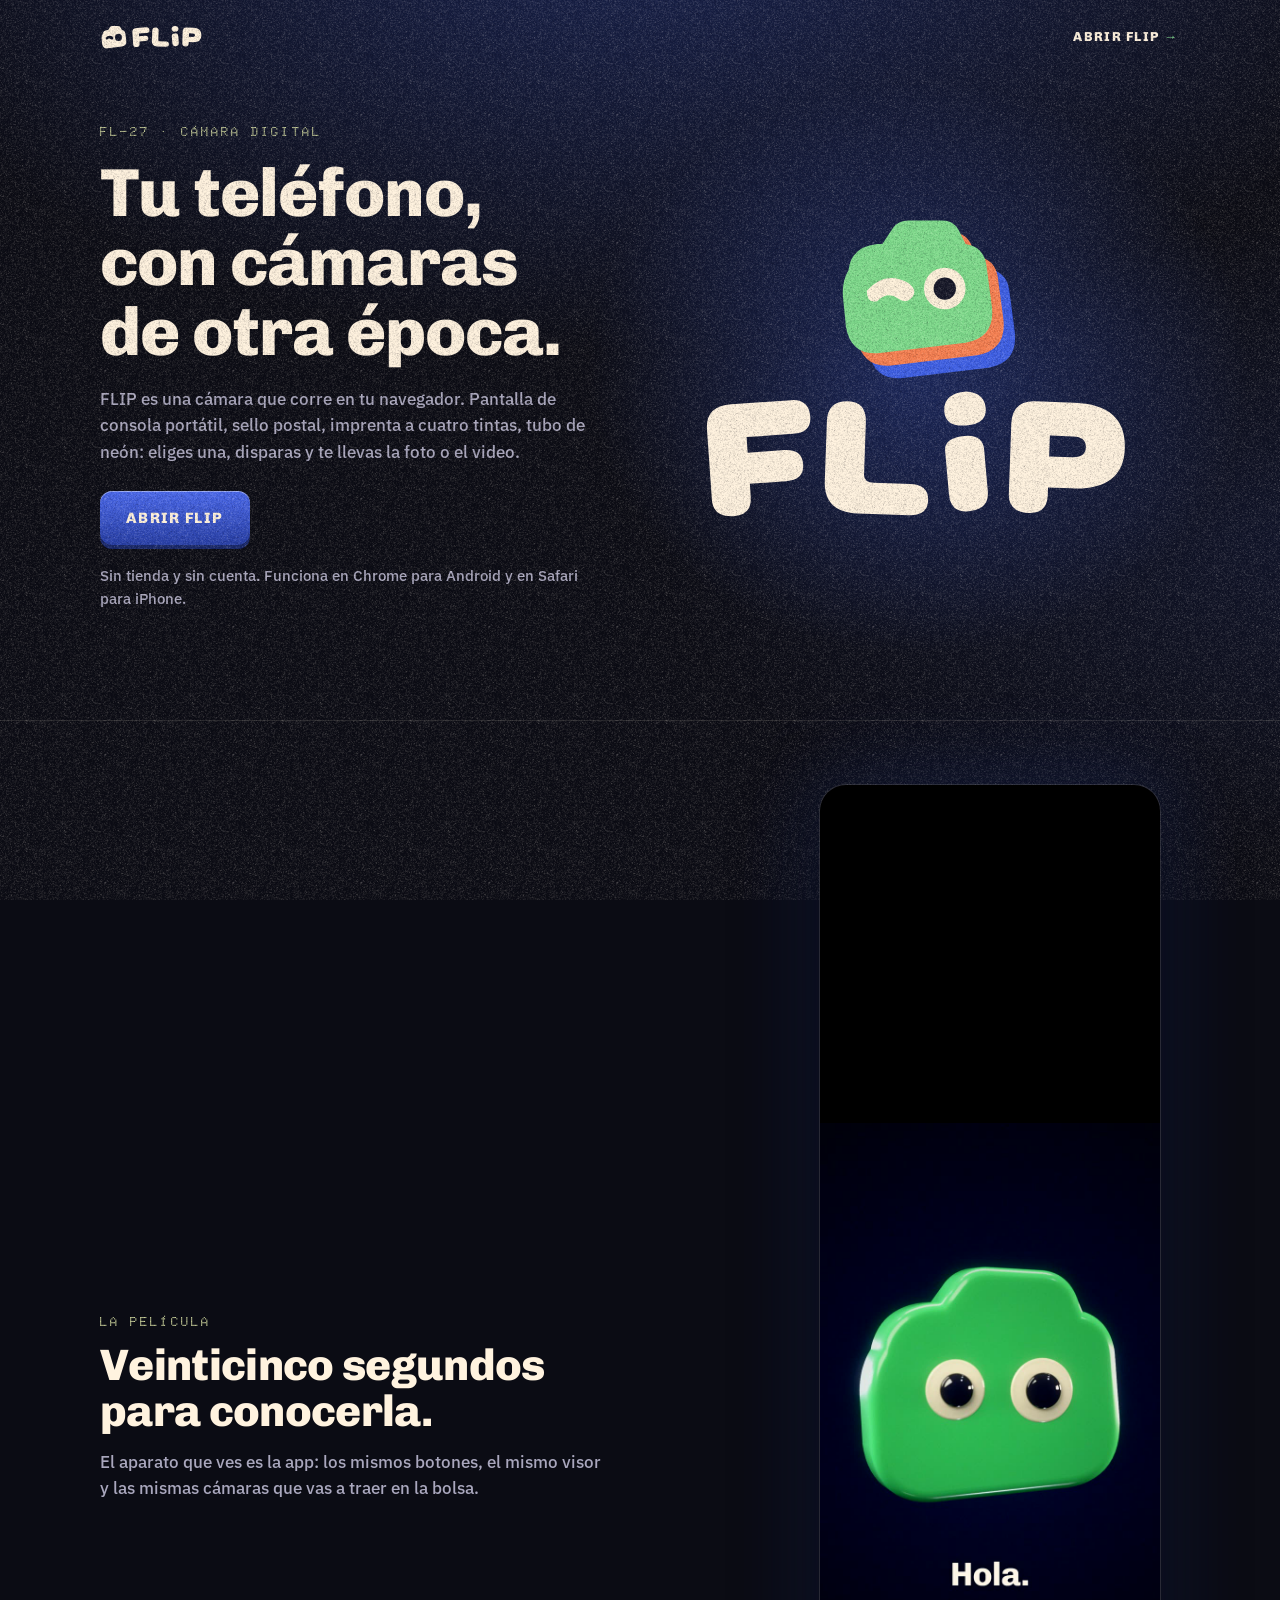
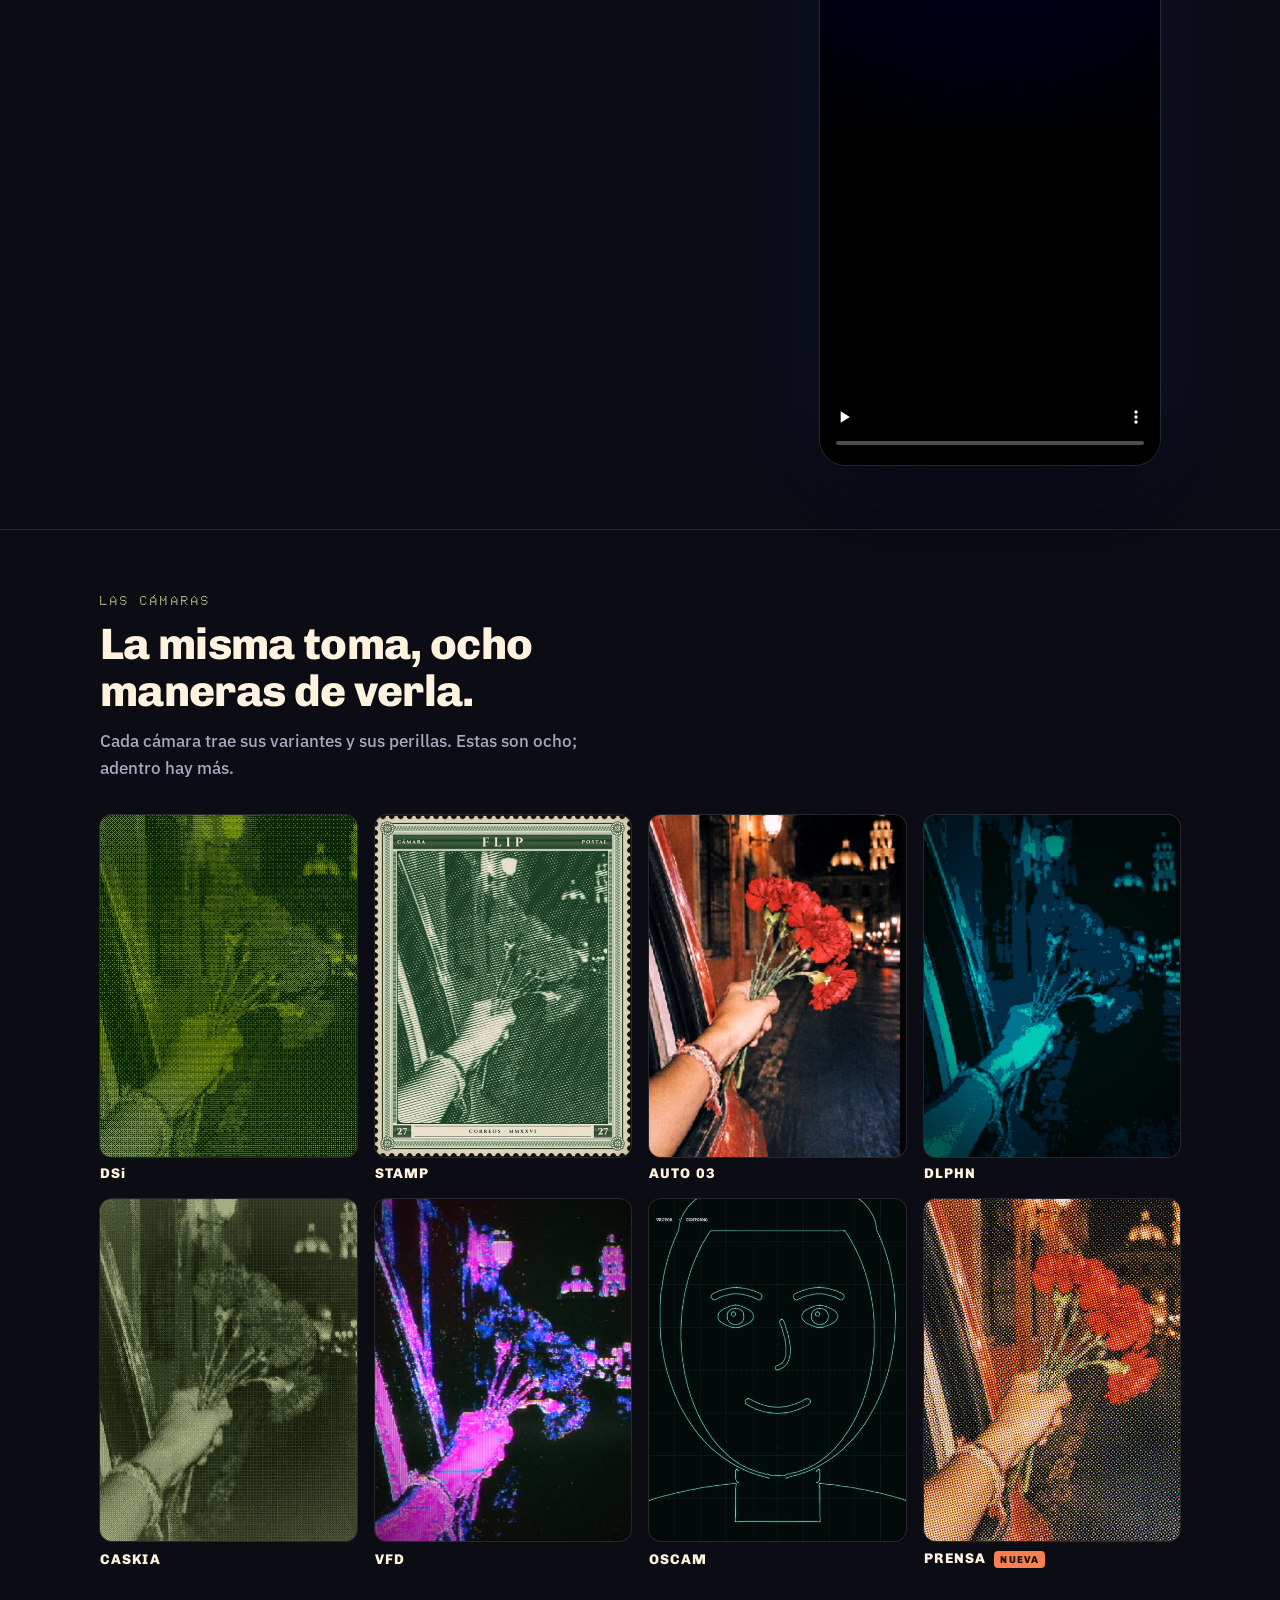
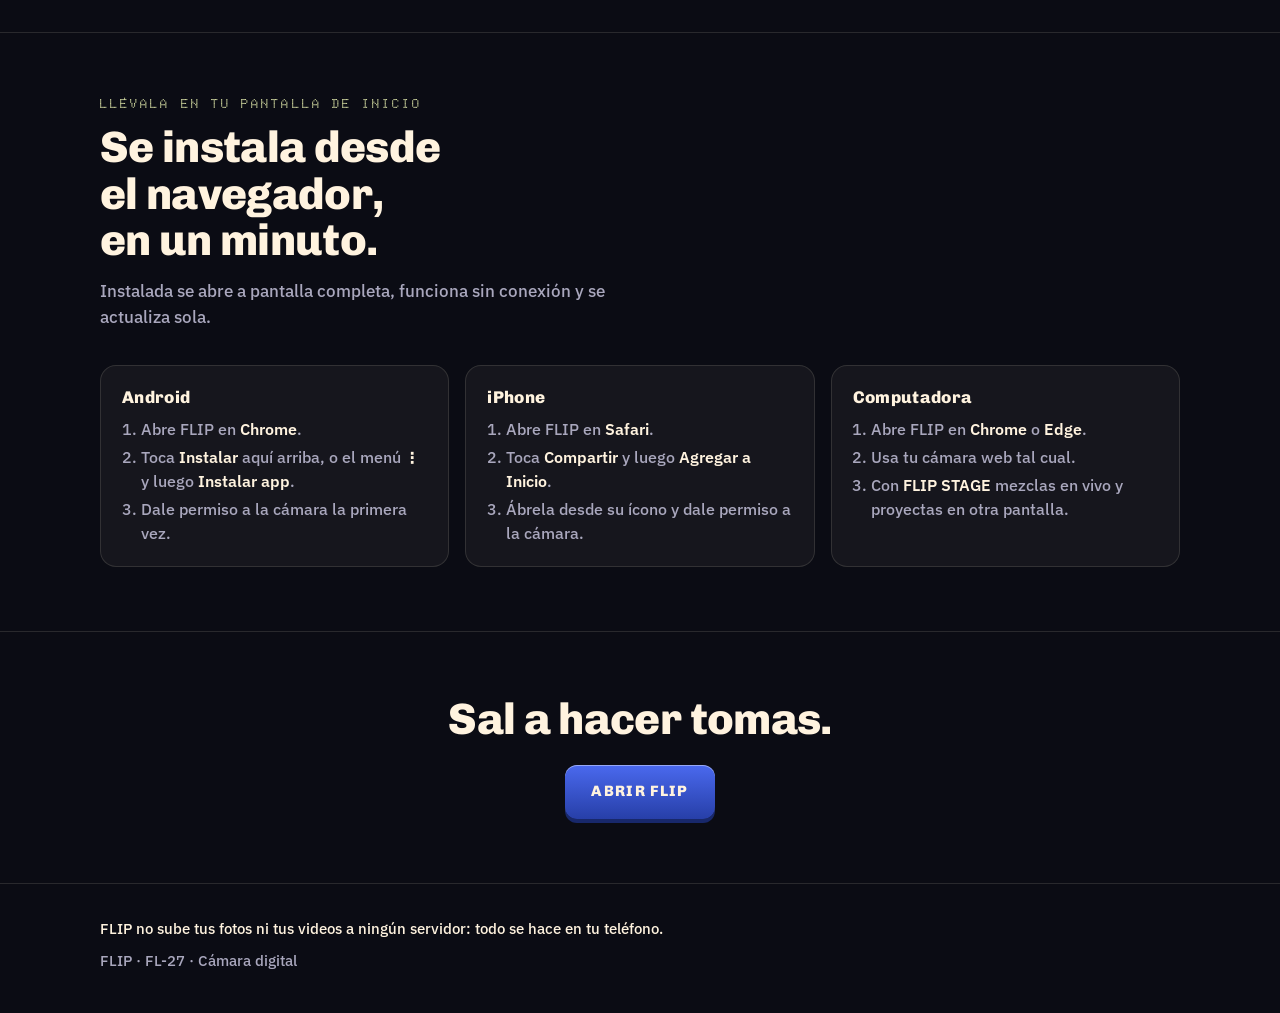
<file: docs/hola/index.html>
<!DOCTYPE html>
<html lang="es-MX">
<head>
  <meta charset="UTF-8">
  <meta name="viewport" content="width=device-width, initial-scale=1, viewport-fit=cover">
  <meta name="theme-color" content="#0B0C14">
  <title>FLIP · La cámara con cámaras de otra época</title>
  <meta name="description" content="FLIP es una cámara que corre en el navegador de tu teléfono: pantalla de consola, sello postal, imprenta, tubo de neón y más. Sin tienda y sin cuenta.">
  <meta property="og:type" content="website">
  <meta property="og:title" content="FLIP · La cámara con cámaras de otra época">
  <meta property="og:description" content="Ábrela en tu teléfono y sal a hacer tomas. Sin tienda y sin cuenta.">
  <meta property="og:image" content="https://saudaji.github.io/flipnote-filter/brand/rollo-en-anil/comunicacion/enlace.png">
  <meta property="og:image:width" content="1200">
  <meta property="og:image:height" content="630">
  <link rel="manifest" href="../manifest.json">
  <link rel="icon" type="image/png" sizes="32x32" href="../brand/rollo-en-anil/app/32.png">
  <link rel="apple-touch-icon" href="../brand/rollo-en-anil/app/any-192.png">
  <link rel="preload" href="../brand/fuentes/chivo.woff2" as="font" type="font/woff2" crossorigin>
  <style>
    /* La página de entrada de FLIP: un solo archivo, sin dependencias. Oscura, como la película de
       lanzamiento; las tipografías y los colores son los de la marca («Rollo en añil»). */
    @font-face { font-family: 'Chivo'; src: url('../brand/fuentes/chivo.woff2') format('woff2'); font-weight: 100 900; font-display: swap; }
    @font-face { font-family: 'IBM Plex Sans'; src: url('../brand/fuentes/plex.woff2') format('woff2'); font-weight: 100 700; font-display: swap; }
    @font-face { font-family: 'Doto'; src: url('../brand/fuentes/doto.woff2') format('woff2'); font-weight: 100 900; font-display: swap; }
    :root {
      --fondo: #0B0C14; --tinta: #FFF3DF; --suave: #A9A7BD; --anil: #3D5FE6; --anil-hondo: #273FA8; --verde: #7DDB8B; --mandarina: #F77F50;
      --lcd: #D1D9A0; --raya: rgba(255, 243, 223, .12);
    }
    * { box-sizing: border-box; }
    html { background: var(--fondo); color-scheme: dark; -webkit-text-size-adjust: 100%; scroll-behavior: smooth; }
    html, body { overflow-x: hidden; overflow-x: clip; }       /* el resplandor del logo no debe dar barra lateral */
    body {
      margin: 0; color: var(--tinta); font: 500 17px/1.55 'IBM Plex Sans', system-ui, sans-serif;
      background:
        radial-gradient(90vw 70vh at 50% -10%, rgba(61, 95, 230, .30), transparent 70%),
        radial-gradient(70vw 50vh at 100% 60%, rgba(61, 95, 230, .10), transparent 70%), var(--fondo);
      background-attachment: fixed;
    }
    a { color: inherit; }
    .ancho { width: min(1080px, 100% - 44px); margin-inline: auto; }
    .rotulo { font: 800 13px/1 'Doto', monospace; letter-spacing: .16em; text-transform: uppercase; color: var(--lcd); }
    h1, h2 { font-family: 'Chivo', sans-serif; font-weight: 800; letter-spacing: -.015em; margin: 0; text-wrap: balance; }
    h1 { font-size: clamp(36px, 8.4vw, 68px); line-height: 1.02; }
    h2 { font-size: clamp(28px, 5.6vw, 44px); line-height: 1.06; }
    p { margin: 0; text-wrap: pretty; }
    .suave { color: var(--suave); }

    /* Botones: teclas, como las del aparato. */
    .tecla {
      display: inline-flex; align-items: center; justify-content: center; gap: 10px; min-height: 54px; padding: 0 26px; border: 0; border-radius: 12px; cursor: pointer;
      font: 800 15px/1 'Chivo', sans-serif; letter-spacing: .09em; text-transform: uppercase; text-decoration: none; color: #FFF3DF;
      background: linear-gradient(180deg, #4A69EE, var(--anil-hondo)); box-shadow: 0 4px 0 #18286B, inset 0 1px 0 rgba(255, 255, 255, .42);
      transition: transform .08s ease, box-shadow .08s ease;
    }
    .tecla:active { transform: translateY(3px); box-shadow: 0 1px 0 #18286B, inset 0 1px 0 rgba(255, 255, 255, .42); }
    .tecla.clara { color: #242646; background: linear-gradient(180deg, #FFF8E8, #EFE3C8); box-shadow: 0 4px 0 #B9AE94, inset 0 1px 0 #fff; }
    .tecla.clara:active { box-shadow: 0 1px 0 #B9AE94, inset 0 1px 0 #fff; }
    .tecla:focus-visible, a:focus-visible, video:focus-visible { outline: 3px solid var(--verde); outline-offset: 3px; }
    [hidden] { display: none !important; }
    /* El grano mate de la marca, encima de toda la página menos de la película y de las muestras:
       esas enseñan lo que hace cada cámara y no llevan más filtro que el suyo. */
    .grano { position: fixed; inset: 0; z-index: 5; pointer-events: none; background: url('../body/grano.webp') 0 0 / 128px 128px repeat; }
    .camaras img, .pelicula video { position: relative; z-index: 6; }

    header { display: flex; align-items: center; justify-content: space-between; padding: calc(18px + env(safe-area-inset-top, 0px)) 0 0; }
    header img { display: block; width: 104px; height: auto; }
    header a.abrir { font: 800 13px/1 'Chivo', sans-serif; letter-spacing: .1em; text-transform: uppercase; text-decoration: none; padding: 12px 2px; }
    header a.abrir::after { content: ' →'; color: var(--verde); }

    /* ── Primera pantalla ── */
    .portada { display: grid; gap: 30px; align-items: center; padding: 34px 0 64px; }
    .portada .texto { display: grid; gap: 20px; justify-items: start; }
    .portada .acciones { display: flex; flex-wrap: wrap; gap: 14px; margin-top: 6px; }
    .portada .nota { font-size: 14.5px; }
    @media (min-width: 860px) { .portada { grid-template-columns: 1fr 1.05fr; gap: 56px; padding: 70px 0 110px; } }

    /* El logo vivo, igual que en la portada de la app (brand/rollo-en-anil/app.css). */
    .vivo-caja { position: relative; aspect-ratio: 1 / .78; }
    .vivo { position: absolute; left: 50%; top: 50%; width: min(88%, 460px); aspect-ratio: 177 / 131; transform: translate(-50%, -50%); }
    .vivo::before { content: ''; position: absolute; inset: -34% -22%; background: radial-gradient(closest-side, rgba(61, 95, 230, .34), rgba(61, 95, 230, 0)); }
    .vivo svg { position: absolute; display: block; overflow: visible; }
    .rv-flota { position: absolute; left: 31.64%; top: .76%; width: 36.16%; aspect-ratio: 1; animation: rv-flota 3.2s ease-in-out infinite alternate; }
    .rv-cabeza { position: absolute; inset: 0; animation: rv-cabeza 9s cubic-bezier(.3, .8, .3, 1) infinite; }
    .rv-capa { inset: 0; width: 100%; height: 100%; }
    .rv-mandarina { transform: translate(6.9%, 7.5%); animation: rv-mandarina 9s cubic-bezier(.2, .9, .3, 1) infinite; }
    .rv-azul { transform: translate(13.75%, 15%); animation: rv-azul 9s cubic-bezier(.2, .9, .3, 1) infinite; }
    .rv-guino { animation: rv-guino 9s step-end infinite; }
    .rv-ojo-d { left: 54.69%; top: 40.63%; width: 25%; animation: rv-ojo-d 9s ease-in-out infinite; }
    .rv-ojo-i { left: 22.03%; top: 42.5%; width: 23.13%; opacity: 0; animation: rv-ojo-i 9s ease-in-out infinite; }
    .rv-letras { position: absolute; left: 0; top: 55.73%; width: 100%; height: 44.27%; }
    .rv-letra { inset: 0; width: 100%; height: 100%; animation: rv-letra 9s cubic-bezier(.3, .7, .3, 1) infinite; }
    .rv-letra:nth-child(2) { animation-delay: .09s; } .rv-letra:nth-child(3) { animation-delay: .18s; } .rv-letra:nth-child(4) { animation-delay: .27s; }
    @keyframes rv-flota { from { transform: translateY(-2.4%); } to { transform: translateY(2.4%); } }
    @keyframes rv-cabeza { 0%, 88% { transform: none; } 92% { transform: rotate(-7deg) scale(1.05); } 97%, 100% { transform: none; } }
    @keyframes rv-mandarina { 0%, 60% { transform: translate(6.9%, 7.5%); } 65%, 88.5% { transform: none; } 93% { transform: translate(9.2%, 10%); } 97%, 100% { transform: translate(6.9%, 7.5%); } }
    @keyframes rv-azul { 0%, 61% { transform: translate(13.75%, 15%); } 67%, 89.5% { transform: none; } 95% { transform: translate(17.5%, 19%); } 99%, 100% { transform: translate(13.75%, 15%); } }
    @keyframes rv-guino { 0% { opacity: 1; } 63% { opacity: 0; } 89.5% { opacity: 1; } }
    @keyframes rv-ojo-i {
      0%, 62.9% { opacity: 0; transform: scaleY(.1); } 63% { opacity: 1; transform: scaleY(.1); } 66%, 76% { opacity: 1; transform: none; }
      77.5% { opacity: 1; transform: scaleY(.1); } 79%, 88% { opacity: 1; transform: none; } 89.4% { opacity: 1; transform: scaleY(.1); } 89.5%, 100% { opacity: 0; transform: scaleY(.1); }
    }
    @keyframes rv-ojo-d { 0%, 28% { transform: none; } 29.5% { transform: scaleY(.1); } 31%, 76% { transform: none; } 77.5% { transform: scaleY(.1); } 79%, 100% { transform: none; } }
    @keyframes rv-letra { 0%, 90% { transform: none; } 93% { transform: translateY(-10%); } 96.5%, 100% { transform: none; } }

    /* ── Secciones ── */
    section { padding: 64px 0; border-top: 1px solid var(--raya); }
    section > .ancho > .cabeza { display: grid; gap: 14px; margin-bottom: 34px; max-width: 30em; }
    .pelicula { display: grid; gap: 34px; align-items: center; }
    .pelicula video { display: block; width: min(100%, 340px); aspect-ratio: 9 / 16; margin-inline: auto; border-radius: 26px; background: #000; box-shadow: 0 0 0 1px var(--raya), 0 30px 80px rgba(0, 0, 0, .6), 0 0 90px rgba(61, 95, 230, .22); }
    @media (min-width: 860px) { .pelicula { grid-template-columns: 1fr 380px; gap: 64px; } .pelicula .cabeza { margin-bottom: 0; } }

    .camaras { display: grid; grid-template-columns: repeat(2, 1fr); gap: 14px; }
    @media (min-width: 640px) { .camaras { grid-template-columns: repeat(4, 1fr); gap: 18px; } }
    .camaras figure { margin: 0; display: grid; gap: 10px; }
    .camaras img { display: block; width: 100%; height: auto; aspect-ratio: 3 / 4; object-fit: cover; border-radius: 12px; box-shadow: 0 0 0 1px var(--raya); background: #141627; }
    .camaras figcaption { font: 800 14px/1 'Chivo', sans-serif; letter-spacing: .08em; display: flex; align-items: center; gap: 8px; }
    .camaras figcaption i { font: 800 10px/1 'Chivo', sans-serif; font-style: normal; letter-spacing: .14em; color: #1B1206; background: var(--mandarina); border-radius: 4px; padding: 4px 6px 3px; }

    .pasos { display: grid; gap: 16px; }
    @media (min-width: 760px) { .pasos { grid-template-columns: repeat(3, 1fr); } }
    .paso { display: grid; gap: 10px; align-content: start; padding: 22px; border-radius: 16px; background: rgba(255, 243, 223, .045); box-shadow: inset 0 0 0 1px var(--raya); }
    .paso h3 { margin: 0; font: 800 17px/1.2 'Chivo', sans-serif; letter-spacing: .02em; }
    .paso ol { margin: 0; padding-left: 1.2em; color: var(--suave); font-size: 15.5px; }
    .paso li + li { margin-top: 4px; }
    .paso b { color: var(--tinta); font-weight: 600; }

    .cierre { text-align: center; }
    .cierre .ancho { display: grid; gap: 22px; justify-items: center; }
    footer { padding: 34px 0 calc(40px + env(safe-area-inset-bottom, 0px)); border-top: 1px solid var(--raya); font-size: 14.5px; }
    footer .ancho { display: grid; gap: 10px; }
    @media (prefers-reduced-motion: reduce) { .vivo, .vivo * { animation: none !important; } html { scroll-behavior: auto; } }
  </style>
</head>
<body>
<div class="grano" aria-hidden="true"></div>
<header class="ancho">
  <img src="../brand/rollo-en-anil/marca/horizontal-clara.svg" alt="FLIP" width="242" height="66">
  <a class="abrir" href="../" data-abrir>Abrir FLIP</a>
</header>

<main>
  <div class="ancho portada">
    <div class="texto">
      <p class="rotulo">FL-27 · Cámara digital</p>
      <h1>Tu teléfono, con cámaras de otra época.</h1>
      <p class="suave">FLIP es una cámara que corre en tu navegador. Pantalla de consola portátil, sello postal, imprenta a cuatro tintas, tubo de neón: eliges una, disparas y te llevas la foto o el video.</p>
      <div class="acciones">
        <a class="tecla" href="../" data-abrir>Abrir FLIP</a>
        <button class="tecla clara" type="button" id="instalar" hidden>Instalar</button>
      </div>
      <p class="nota suave" id="nota">Sin tienda y sin cuenta. Funciona en Chrome para Android y en Safari para iPhone.</p>
    </div>
    <div class="vivo-caja" aria-hidden="true">
      <div class="vivo">
        <div class="rv-flota"><div class="rv-cabeza">
          <svg class="rv-capa rv-azul" viewBox="0 0 64 64"><path d="M6 27Q7 18 17 17H19L23 11Q25 8 29 8H42Q47 8 49 13L51 17Q58 18 59 25L61 40Q63 53 51 55L18 59Q7 60 5 49L4 39Q3 32 6 27Z" fill="#3D5FE6"/></svg>
          <svg class="rv-capa rv-mandarina" viewBox="0 0 64 64"><path d="M6 27Q7 18 17 17H19L23 11Q25 8 29 8H42Q47 8 49 13L51 17Q58 18 59 25L61 40Q63 53 51 55L18 59Q7 60 5 49L4 39Q3 32 6 27Z" fill="#F77F50"/></svg>
          <svg class="rv-capa rv-verde" viewBox="0 0 64 64"><path d="M6 27Q7 18 17 17H19L23 11Q25 8 29 8H42Q47 8 49 13L51 17Q58 18 59 25L61 40Q63 53 51 55L18 59Q7 60 5 49L4 39Q3 32 6 27Z" fill="#7DDB8B"/></svg>
          <svg class="rv-ojo rv-ojo-i" viewBox="0 0 16 16"><circle cx="8" cy="8" r="8" fill="#FFF3DC"/><circle cx="8" cy="8" r="4.3" fill="#151727"/></svg>
          <svg class="rv-ojo rv-ojo-d" viewBox="0 0 16 16"><circle cx="8" cy="8" r="8" fill="#FFF3DC"/><circle cx="8" cy="8" r="4.3" fill="#151727"/></svg>
          <svg class="rv-capa rv-guino" viewBox="0 0 64 64"><path d="M13 35Q20 27 29 32Q33 35 30 38Q28 40 25 38Q21 35 17 39Q13 40 13 35Z" fill="#FFF3DC"/></svg>
        </div></div>
        <div class="rv-letras">
          <svg class="rv-letra" viewBox="0 -3 177 58"><path transform="translate(1 0) translate(7 0) rotate(-4 20 23)" d="M0 12Q0 3 10 3H33Q40 3 40 10Q40 16 33 16H15V22H29Q36 22 36 28Q36 34 29 34H15V39Q15 46 8 46Q0 46 0 39Z" fill="#FFF3DF"/></svg>
          <svg class="rv-letra" viewBox="0 -3 177 58"><path transform="translate(1 0) translate(52 0) rotate(2 20 23)" d="M0 11Q0 3 8 3Q15 3 15 11V31Q15 34 19 34H33Q40 34 40 40Q40 46 33 46H13Q0 46 0 34Z" fill="#FFF3DF"/></svg>
          <svg class="rv-letra" viewBox="0 -3 177 58"><path transform="translate(1 0) translate(95 -1) rotate(-5 10 23)" d="M13 0Q20 1 20 7Q20 13 12 13Q4 13 4 7Q4 0 13 0ZM3 22Q3 17 11 17Q18 17 18 23V39Q18 46 10 46Q3 46 3 39Z" fill="#FFF3DF" fill-rule="evenodd"/></svg>
          <svg class="rv-letra" viewBox="0 -3 177 58"><path transform="translate(1 0) translate(123 0) rotate(2 21 23)" d="M0 12Q0 3 9 3H24Q44 3 44 20Q44 36 24 36H15V39Q15 46 8 46Q0 46 0 39ZM15 16V24H24Q29 24 29 20Q29 16 24 16Z" fill="#FFF3DF" fill-rule="evenodd"/></svg>
        </div>
      </div>
    </div>
  </div>

  <section>
    <div class="ancho pelicula">
      <div class="cabeza">
        <p class="rotulo">La película</p>
        <h2>Veinticinco segundos para conocerla.</h2>
        <p class="suave">El aparato que ves es la app: los mismos botones, el mismo visor y las mismas cámaras que vas a traer en la bolsa.</p>
      </div>
      <video src="pelicula.mp4" poster="pelicula.jpg" controls playsinline muted loop preload="none" width="720" height="1280" aria-label="Película de lanzamiento de FLIP"></video>
    </div>
  </section>

  <section>
    <div class="ancho">
      <div class="cabeza">
        <p class="rotulo">Las cámaras</p>
        <h2>La misma toma, ocho maneras de verla.</h2>
        <p class="suave">Cada cámara trae sus variantes y sus perillas. Estas son ocho; adentro hay más.</p>
      </div>
      <div class="camaras">
        <figure><img src="camara-dsi.jpg" alt="Una mano con claveles vista con la cámara DSi: verde, de consola portátil" width="480" height="640" loading="lazy"><figcaption>DSi</figcaption></figure>
        <figure><img src="camara-stamp.jpg" alt="La misma toma con STAMP: grabada como un sello postal" width="480" height="640" loading="lazy"><figcaption>STAMP</figcaption></figure>
        <figure><img src="camara-auto03.jpg" alt="La misma toma con AUTO 03: color de cámara compacta" width="480" height="640" loading="lazy"><figcaption>AUTO 03</figcaption></figure>
        <figure><img src="camara-dlphn.jpg" alt="La misma toma con DLPHN: azules de pantalla antigua" width="480" height="640" loading="lazy"><figcaption>DLPHN</figcaption></figure>
        <figure><img src="camara-caskia.jpg" alt="La misma toma con CASKIA: cristal líquido de reloj" width="480" height="640" loading="lazy"><figcaption>CASKIA</figcaption></figure>
        <figure><img src="camara-vfd.jpg" alt="La misma toma con VFD: rosa y azul de tubo fluorescente" width="480" height="640" loading="lazy"><figcaption>VFD</figcaption></figure>
        <figure><img src="camara-oscam.jpg" alt="OSCAM dibuja un retrato con líneas de osciloscopio" width="480" height="640" loading="lazy"><figcaption>OSCAM</figcaption></figure>
        <figure><img src="camara-prensa.jpg" alt="La misma toma con PRENSA: puntos de imprenta a cuatro tintas" width="480" height="640" loading="lazy"><figcaption>PRENSA <i>NUEVA</i></figcaption></figure>
      </div>
    </div>
  </section>

  <section id="instalarla">
    <div class="ancho">
      <div class="cabeza">
        <p class="rotulo">Llévala en tu pantalla de inicio</p>
        <h2>Se instala desde el navegador, en un minuto.</h2>
        <p class="suave">Instalada se abre a pantalla completa, funciona sin conexión y se actualiza sola.</p>
      </div>
      <div class="pasos">
        <div class="paso"><h3>Android</h3><ol><li>Abre FLIP en <b>Chrome</b>.</li><li>Toca <b>Instalar</b> aquí arriba, o el menú <b>⋮</b> y luego <b>Instalar app</b>.</li><li>Dale permiso a la cámara la primera vez.</li></ol></div>
        <div class="paso"><h3>iPhone</h3><ol><li>Abre FLIP en <b>Safari</b>.</li><li>Toca <b>Compartir</b> y luego <b>Agregar a Inicio</b>.</li><li>Ábrela desde su ícono y dale permiso a la cámara.</li></ol></div>
        <div class="paso"><h3>Computadora</h3><ol><li>Abre FLIP en <b>Chrome</b> o <b>Edge</b>.</li><li>Usa tu cámara web tal cual.</li><li>Con <b>FLIP STAGE</b> mezclas en vivo y proyectas en otra pantalla.</li></ol></div>
      </div>
    </div>
  </section>

  <section class="cierre">
    <div class="ancho">
      <h2>Sal a hacer tomas.</h2>
      <a class="tecla" href="../" data-abrir>Abrir FLIP</a>
    </div>
  </section>
</main>

<footer>
  <div class="ancho">
    <p>FLIP no sube tus fotos ni tus videos a ningún servidor: todo se hace en tu teléfono.</p>
    <p class="suave">FLIP · FL-27 · Cámara digital</p>
  </div>
</footer>

<script>
// Instalar: Chrome avisa cuando la app se puede instalar; ahí aparece la tecla. En iPhone no hay
// aviso, así que la nota dice por dónde. Quien ya la tiene instalada ve otra nota.
(function () {
  var boton = document.getElementById('instalar'), nota = document.getElementById('nota'), aviso = null;
  var instalada = (window.matchMedia && matchMedia('(display-mode: standalone), (display-mode: fullscreen)').matches) || navigator.standalone === true;
  var iphone = /iPhone|iPad|iPod/.test(navigator.userAgent) || (navigator.platform === 'MacIntel' && navigator.maxTouchPoints > 1);
  if (instalada) nota.textContent = 'Ya la tienes instalada. Ábrela y sal a hacer tomas.';
  else if (iphone) nota.innerHTML = 'En iPhone: ábrela en Safari, toca <b>Compartir</b> y luego <b>Agregar a Inicio</b>.';
  window.addEventListener('beforeinstallprompt', function (event) { event.preventDefault(); aviso = event; boton.hidden = false; });
  boton.addEventListener('click', function () {
    if (!aviso) return;
    aviso.prompt();
    aviso.userChoice.then(function () { aviso = null; boton.hidden = true; });
  });
  window.addEventListener('appinstalled', function () { boton.hidden = true; nota.textContent = 'Lista. Búscala en tu pantalla de inicio.'; });
  // Quien entra a la app desde aquí ya conoce la página de entrada.
  var puertas = document.querySelectorAll('[data-abrir]');
  for (var i = 0; i < puertas.length; i++) puertas[i].addEventListener('click', function () { try { localStorage.setItem('flip.entrada.vista', '1'); } catch (_) {} });
})();
</script>
</body>
</html>
</file>
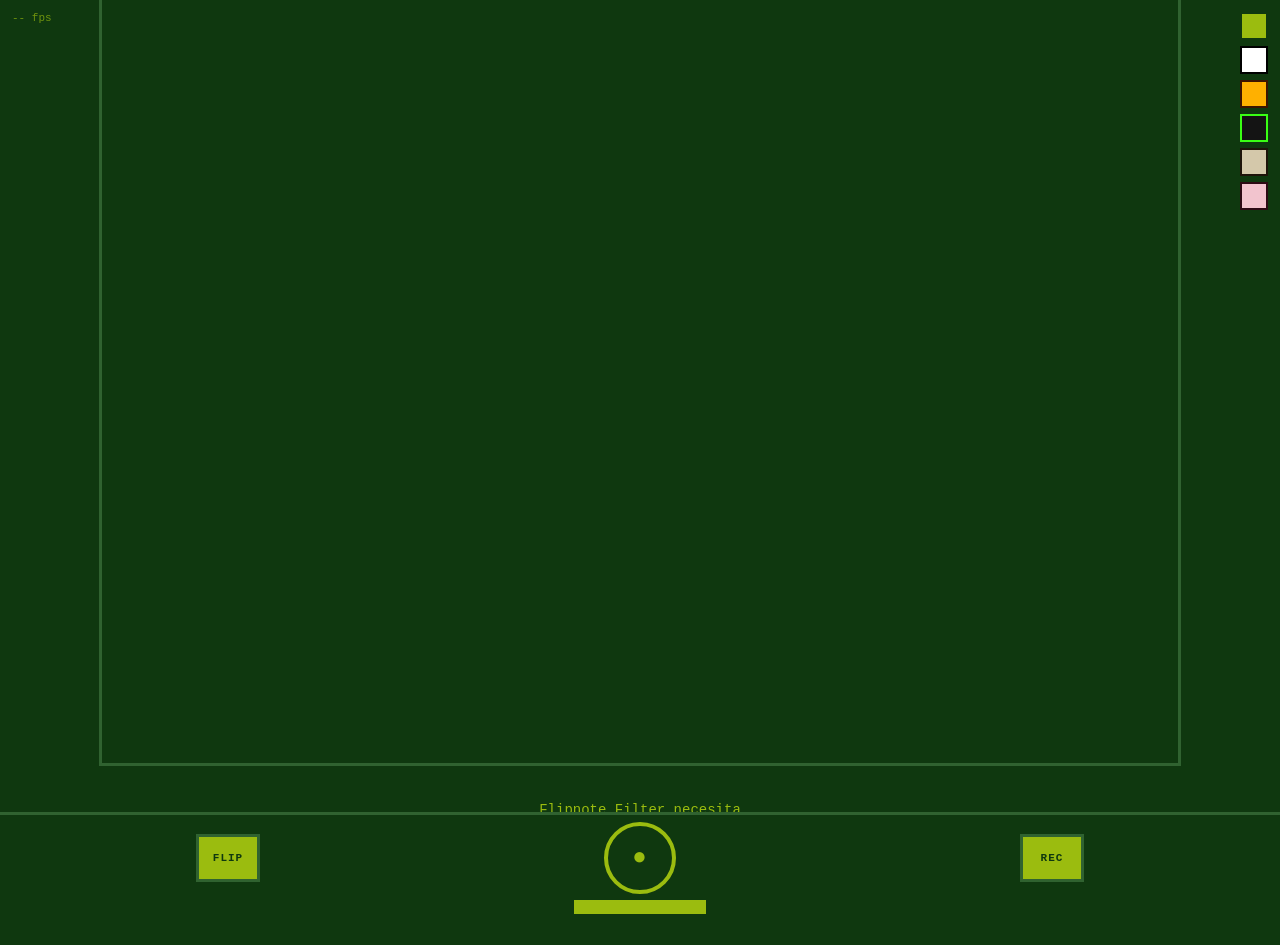
<file: filter.html>
<!DOCTYPE html>
<html lang="es">
<head>
  <meta charset="UTF-8">
  <meta name="viewport" content="width=device-width, initial-scale=1, user-scalable=no">
  <title>Flipnote Filter</title>
  <style>
    *, *::before, *::after { margin: 0; padding: 0; box-sizing: border-box; -webkit-tap-highlight-color: transparent; }

    :root {
      --ink:   #0F380F;
      --light: #8BAC0F;
      --paper: #9BBC0F;
      --mid:   #306230;
    }

    body {
      background: var(--ink);
      width: 100dvw; height: 100dvh;
      overflow: hidden;
      display: flex; flex-direction: column;
      align-items: center; justify-content: center;
      font-family: monospace;
    }

    /* ── Canvas principal ── */
    #display {
      image-rendering: pixelated;
      image-rendering: crisp-edges;
      display: block;
      border: 3px solid var(--mid);
    }

    /* ── Barra inferior ── */
    .bar {
      position: fixed;
      bottom: 0; left: 0; right: 0;
      height: 88px;
      background: var(--ink);
      border-top: 3px solid var(--mid);
      display: flex; align-items: center; justify-content: space-around;
      padding: 0 24px;
      z-index: 10;
    }

    .btn {
      background: var(--paper);
      color: var(--ink);
      border: 3px solid var(--mid);
      border-radius: 0;
      width: 64px; height: 48px;
      font-family: monospace; font-size: 11px; font-weight: bold;
      letter-spacing: 1px; text-transform: uppercase;
      cursor: pointer;
      display: flex; align-items: center; justify-content: center;
      user-select: none;
      transition: transform 0.08s;
    }
    .btn:active { transform: scale(0.92); background: var(--light); }

    /* Botón captura — más grande, en el centro */
    #btnCapture {
      width: 72px; height: 72px;
      border-radius: 50%;
      font-size: 24px;
      border: 4px solid var(--paper);
      background: var(--ink);
      color: var(--paper);
    }
    #btnCapture:active { background: var(--mid); }

    #btnRecord.recording {
      background: #cc0000; color: #fff; border-color: #ff4444;
      animation: blink 1s infinite;
    }
    @keyframes blink { 50% { opacity: 0.5 } }

    /* ── Paleta selector ── */
    .palettes {
      position: fixed;
      top: 12px; right: 12px;
      display: flex; flex-direction: column; gap: 6px;
      z-index: 10;
    }
    .pal-btn {
      width: 28px; height: 28px;
      border: 2px solid transparent;
      cursor: pointer;
      border-radius: 0;
    }
    .pal-btn.active { border-color: white; }

    /* ── FPS ── */
    #fps {
      position: fixed; top: 12px; left: 12px;
      color: var(--paper); font-size: 11px; font-family: monospace;
      opacity: 0.7;
    }

    /* ── Permiso pantalla ── */
    #permission {
      color: var(--paper); font-size: 14px; text-align: center;
      padding: 32px; display: none; line-height: 1.8;
    }
    #permission button {
      margin-top: 20px;
      background: var(--paper); color: var(--ink);
      border: none; padding: 14px 28px;
      font-family: monospace; font-size: 14px; font-weight: bold;
      cursor: pointer; display: block; margin-left: auto; margin-right: auto;
    }

    /* ── Flash captura ── */
    #flash {
      position: fixed; inset: 0;
      background: var(--paper);
      opacity: 0; pointer-events: none;
      transition: opacity 0.05s;
      z-index: 99;
    }
    #flash.on { opacity: 0.6; }
  </style>
</head>
<body>

<video id="vid" autoplay playsinline muted style="display:none"></video>
<canvas id="small"   style="display:none"></canvas>   <!-- 256×192 procesado -->
<canvas id="scanCvs" style="display:none"></canvas>   <!-- overlay scanlines  -->
<canvas id="display"></canvas>

<div id="permission">
  <p>Flipnote Filter necesita<br>acceso a la cámara</p>
  <button onclick="requestCamera()">▶ INICIAR</button>
</div>

<div id="flash"></div>

<!-- Paletas de color -->
<div class="palettes" id="palettes"></div>

<!-- Controles -->
<div class="bar">
  <button class="btn" id="btnFlip">FLIP</button>
  <button class="btn" id="btnCapture">●</button>
  <button class="btn" id="btnRecord">REC</button>
</div>

<div id="fps">-- fps</div>

<script>
// ══════════════════════════════════════════════════════════════════════════════
// PALETAS  (fondo_claro, tinta_oscura)
// ══════════════════════════════════════════════════════════════════════════════
const PALETTES = [
  { name: 'Game Boy',   paper: [155,188, 15], ink: [ 15, 56, 15] },
  { name: 'B&W',        paper: [255,255,255], ink: [  0,  0,  0] },
  { name: 'Amber CRT',  paper: [255,176,  0], ink: [ 60, 20,  0] },
  { name: 'Terminal',   paper: [ 20, 20, 20], ink: [ 57,255, 20] },
  { name: 'Papel',      paper: [212,200,170], ink: [ 30, 20, 10] },
  { name: 'Lo-fi Rosa', paper: [242,196,206], ink: [ 45, 10, 20] },
];

let activePal = 0;

// ── Matriz Bayer 8×8 (valores 0-255) ─────────────────────────────────────────
const BAYER8 = new Uint8Array([
   0, 32,  8, 40,  2, 34, 10, 42,
  48, 16, 56, 24, 50, 18, 58, 26,
  12, 44,  4, 36, 14, 46,  6, 38,
  60, 28, 52, 20, 62, 30, 54, 22,
   3, 35, 11, 43,  1, 33,  9, 41,
  51, 19, 59, 27, 49, 17, 57, 25,
  15, 47,  7, 39, 13, 45,  5, 37,
  63, 31, 55, 23, 61, 29, 53, 21,
].map(v => Math.round(v * 255 / 63)));

// ── Dimensiones ───────────────────────────────────────────────────────────────
const DSI_W = 256, DSI_H = 192;
const SCALE  = 4;
const OUT_W  = DSI_W * SCALE;   // 1024
const OUT_H  = DSI_H * SCALE;   // 768

// ── DOM ───────────────────────────────────────────────────────────────────────
const vid     = document.getElementById('vid');
const small   = document.getElementById('small');
const scanCvs = document.getElementById('scanCvs');
const display = document.getElementById('display');
const fpsEl   = document.getElementById('fps');
const permEl  = document.getElementById('permission');
const flash   = document.getElementById('flash');

small.width   = DSI_W; small.height   = DSI_H;
scanCvs.width = OUT_W; scanCvs.height = OUT_H;
display.width = OUT_W; display.height = OUT_H;

const ctxS = small.getContext('2d',   { willReadFrequently: true });
const ctxD = display.getContext('2d', { willReadFrequently: false });
const ctxSc = scanCvs.getContext('2d');
ctxD.imageSmoothingEnabled = false;

// ── Ajuste de tamaño al viewport ───────────────────────────────────────────────
function resizeDisplay() {
  const aspect = OUT_W / OUT_H;
  const avW = window.innerWidth;
  const avH = window.innerHeight - 88; // reserva barra
  if (avW / avH > aspect) {
    display.style.height = avH + 'px';
    display.style.width  = (avH * aspect) + 'px';
  } else {
    display.style.width  = avW + 'px';
    display.style.height = (avW / aspect) + 'px';
  }
}
window.addEventListener('resize', resizeDisplay);
resizeDisplay();

// ── Scanline overlay (se pre-renderiza una sola vez por paleta) ───────────────
function buildScanlines() {
  ctxSc.clearRect(0, 0, OUT_W, OUT_H);
  // Borde de pixel DSi → fuerte (65% oscuro)
  ctxSc.fillStyle = 'rgba(0,0,0,0.65)';
  for (let y = 0; y < OUT_H; y += SCALE) ctxSc.fillRect(0, y, OUT_W, 1);
  // Filas impares → CRT suave (20% oscuro)
  ctxSc.fillStyle = 'rgba(0,0,0,0.20)';
  for (let y = 1; y < OUT_H; y += 2)    ctxSc.fillRect(0, y, OUT_W, 1);
}
buildScanlines();

// ── Paletas UI ────────────────────────────────────────────────────────────────
const palContainer = document.getElementById('palettes');
PALETTES.forEach((p, i) => {
  const btn = document.createElement('div');
  btn.className = 'pal-btn' + (i === 0 ? ' active' : '');
  btn.style.background = `rgb(${p.paper.join(',')})`;
  btn.style.borderColor = `rgb(${p.ink.join(',')})`;
  btn.title = p.name;
  btn.addEventListener('click', () => {
    activePal = i;
    document.querySelectorAll('.pal-btn').forEach((b,j) =>
      b.classList.toggle('active', j === i));
  });
  palContainer.appendChild(btn);
});

// ── Cámara ────────────────────────────────────────────────────────────────────
let facingMode = 'environment';
let stream = null;

async function startCamera(facing) {
  if (stream) stream.getTracks().forEach(t => t.stop());
  try {
    stream = await navigator.mediaDevices.getUserMedia({
      video: { facingMode: facing, width: { ideal: 1280 }, height: { ideal: 720 } },
      audio: false,
    });
    vid.srcObject = stream;
    await vid.play();
    permEl.style.display = 'none';
    return true;
  } catch (e) {
    permEl.style.display = 'block';
    return false;
  }
}

async function requestCamera() { await startCamera(facingMode); }

document.getElementById('btnFlip').addEventListener('click', () => {
  facingMode = facingMode === 'environment' ? 'user' : 'environment';
  startCamera(facingMode);
});

// ── Buffer de procesado ───────────────────────────────────────────────────────
const lowBuf = new Uint8ClampedArray(DSI_W * DSI_H * 4);

function processFrame() {
  if (!vid.videoWidth) return;

  const p = PALETTES[activePal];
  const [PR, PG, PB] = p.paper;
  const [IR, IG, IB] = p.ink;

  // ── 1. Dibujar video → 256×192 (crop-to-fill para no deformar) ──
  const vAspect = vid.videoWidth / vid.videoHeight;
  const cAspect = DSI_W / DSI_H;
  let sx = 0, sy = 0, sw = vid.videoWidth, sh = vid.videoHeight;
  if (vAspect > cAspect) { sw = sh * cAspect; sx = (vid.videoWidth - sw) / 2; }
  else                   { sh = sw / cAspect; sy = (vid.videoHeight - sh) / 2; }

  ctxS.save();
  if (facingMode === 'user') { ctxS.translate(DSI_W, 0); ctxS.scale(-1, 1); }
  ctxS.drawImage(vid, sx, sy, sw, sh, 0, 0, DSI_W, DSI_H);
  ctxS.restore();

  const { data: src } = ctxS.getImageData(0, 0, DSI_W, DSI_H);

  // ── 2. Bayer dithering + mapeo de paleta → buffer 256×192 ──
  for (let y = 0; y < DSI_H; y++) {
    const row8 = (y & 7) << 3;
    for (let x = 0; x < DSI_W; x++) {
      const i    = (y * DSI_W + x) << 2;
      const gray = (src[i] * 77 + src[i+1] * 150 + src[i+2] * 29) >> 8; // 0-255
      const isInk = gray < BAYER8[row8 + (x & 7)];
      lowBuf[i]   = isInk ? IR : PR;
      lowBuf[i+1] = isInk ? IG : PG;
      lowBuf[i+2] = isInk ? IB : PB;
      lowBuf[i+3] = 255;
    }
  }

  // ── 3. Escribir buffer → canvas pequeño, escalar → display ──
  ctxS.putImageData(new ImageData(lowBuf, DSI_W, DSI_H), 0, 0);
  ctxD.drawImage(small, 0, 0, OUT_W, OUT_H);   // nearest-neighbor upscale

  // ── 4. Scanlines encima ──
  ctxD.drawImage(scanCvs, 0, 0);
}

// ── Render loop ───────────────────────────────────────────────────────────────
let lastT = performance.now(), frameCount = 0;
function loop(t) {
  processFrame();
  frameCount++;
  if (t - lastT >= 1000) {
    fpsEl.textContent = frameCount + ' fps';
    frameCount = 0; lastT = t;
  }
  requestAnimationFrame(loop);
}

// ── Captura de foto ───────────────────────────────────────────────────────────
document.getElementById('btnCapture').addEventListener('click', () => {
  // Flash visual
  flash.classList.add('on');
  setTimeout(() => flash.classList.remove('on'), 120);
  // Descargar PNG
  const a = document.createElement('a');
  a.href     = display.toDataURL('image/png');
  a.download = 'flipnote_' + Date.now() + '.png';
  a.click();
});

// ── Grabación de video ────────────────────────────────────────────────────────
let recorder = null, chunks = [];
const btnRec = document.getElementById('btnRecord');

btnRec.addEventListener('click', () => {
  if (!recorder || recorder.state === 'inactive') {
    // Elegir codec compatible (Safari usa mp4, Chrome/Android webm)
    const mimeTypes = ['video/mp4', 'video/webm;codecs=vp9', 'video/webm'];
    const mime = mimeTypes.find(m => MediaRecorder.isTypeSupported(m)) || '';

    chunks = [];
    const canvasStream = display.captureStream(30);
    recorder = new MediaRecorder(canvasStream, {
      ...(mime ? { mimeType: mime } : {}),
      videoBitsPerSecond: 6_000_000,
    });
    recorder.ondataavailable = e => { if (e.data.size) chunks.push(e.data); };
    recorder.onstop = () => {
      const ext  = mime.includes('mp4') ? 'mp4' : 'webm';
      const blob = new Blob(chunks, { type: mime || 'video/webm' });
      const a    = document.createElement('a');
      a.href     = URL.createObjectURL(blob);
      a.download = 'flipnote_' + Date.now() + '.' + ext;
      a.click();
    };
    recorder.start(200);
    btnRec.textContent = 'STOP';
    btnRec.classList.add('recording');
  } else {
    recorder.stop();
    btnRec.textContent = 'REC';
    btnRec.classList.remove('recording');
  }
});

// ── Inicio ────────────────────────────────────────────────────────────────────
startCamera(facingMode).then(ok => { if (ok) requestAnimationFrame(loop); });
</script>
</body>
</html>
</file>
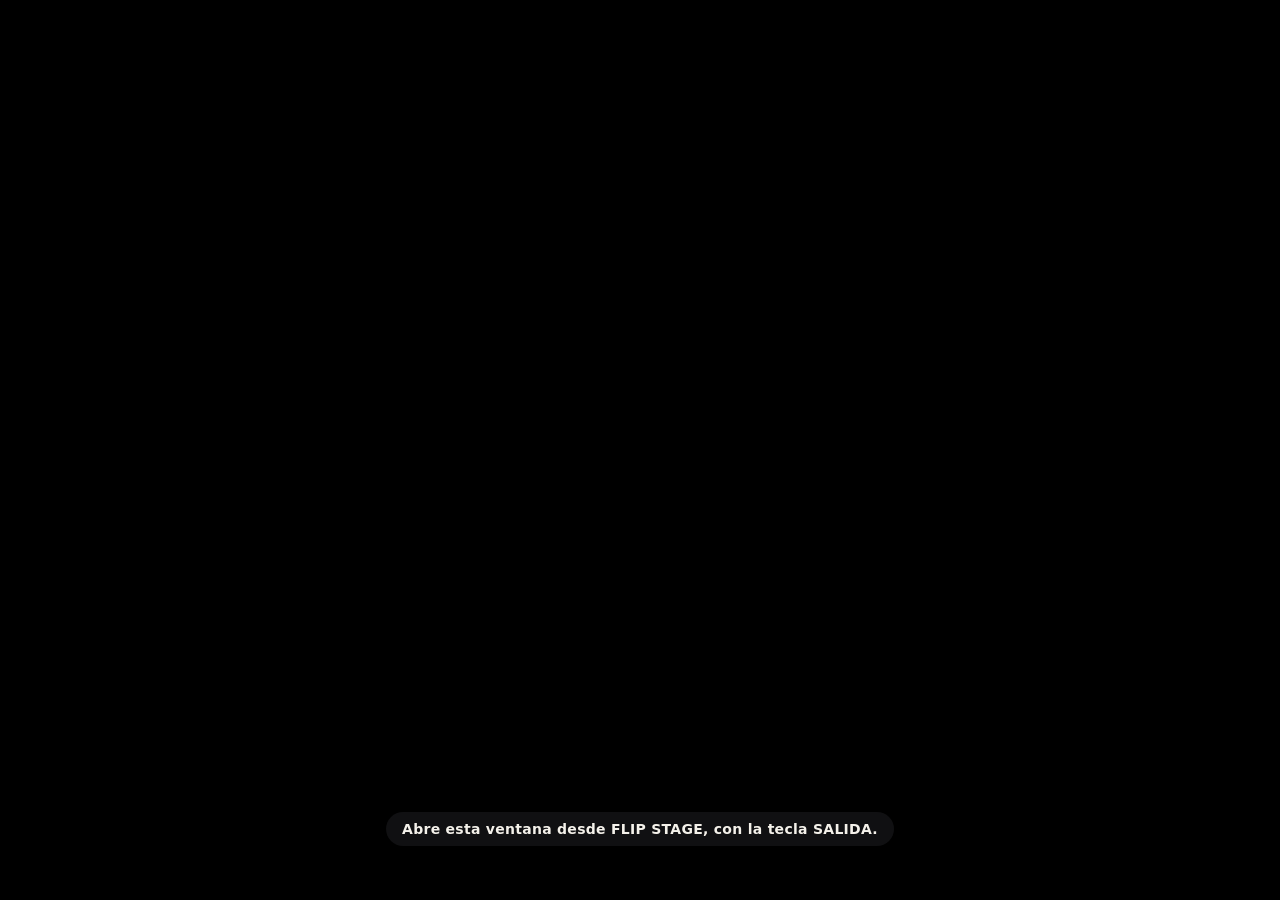
<file: docs/stage-out.html>
<!doctype html>
<html lang="es">
<head>
<meta charset="utf-8">
<meta name="viewport" content="width=device-width, initial-scale=1">
<title>FLIP STAGE · salida</title>
<style>
  html, body { margin: 0; height: 100%; background: #000; overflow: hidden; }
  canvas { position: fixed; inset: 0; width: 100%; height: 100%; object-fit: contain; background: #000; display: block; }
  #hint {
    position: fixed; left: 50%; bottom: 6%; transform: translateX(-50%); padding: 10px 16px; border-radius: 99px;
    background: rgba(20, 20, 22, .82); color: #f4f1ea; font: 600 14px/1 system-ui, sans-serif; letter-spacing: .02em; white-space: nowrap;
    transition: opacity .6s; pointer-events: none;
  }
  body.quiet { cursor: none; }
  body.quiet #hint { opacity: 0; }
</style>
</head>
<body>
<canvas id="out" width="1280" height="720"></canvas>
<div id="hint">FLIP STAGE</div>
<script>
// Ventana de salida de FLIP STAGE. No dibuja nada por sí misma: la consola (la ventana que la
// abrió) pinta aquí cada cuadro y usa el reloj de esta ventana, así la salida no se frena aunque
// la consola quede tapada. Doble clic o F: pantalla completa. 1–8, espacio y B llegan a la consola.
(function () {
  'use strict';
  var hint = document.getElementById('hint'), timer = 0;
  function host() { try { return window.opener && window.opener.flipStage ? window.opener.flipStage : null; } catch (error) { return null; } }
  function say(text) {
    hint.textContent = text;
    document.body.classList.remove('quiet');
    clearTimeout(timer);
    timer = setTimeout(function () { document.body.classList.add('quiet'); }, 4200);
  }
  function full() {
    if (document.fullscreenElement) document.exitFullscreen();
    else if (document.documentElement.requestFullscreen) document.documentElement.requestFullscreen().catch(function () {});
  }
  var stage = host();
  if (stage) { stage.output.attach(window); say('Doble clic o F: pantalla completa'); }
  else { hint.textContent = 'Abre esta ventana desde FLIP STAGE, con la tecla SALIDA.'; }
  addEventListener('dblclick', full);
  addEventListener('mousemove', function () { if (stage) say('Doble clic o F: pantalla completa'); });
  addEventListener('keydown', function (event) {
    if (event.key === 'f' || event.key === 'F') { full(); return; }
    var target = host();
    if (target) target.key(event.key);
  });
  // El ratón sobre la salida es el mismo pad XY que el monitor de la consola.
  addEventListener('pointermove', function (event) {
    var target = host();
    if (target && event.buttons) target.pad(event.clientX / innerWidth, 1 - event.clientY / innerHeight);
  });
  addEventListener('pagehide', function () { var target = host(); if (target) target.output.detach(window); });
})();
</script>
</body>
</html>
</file>
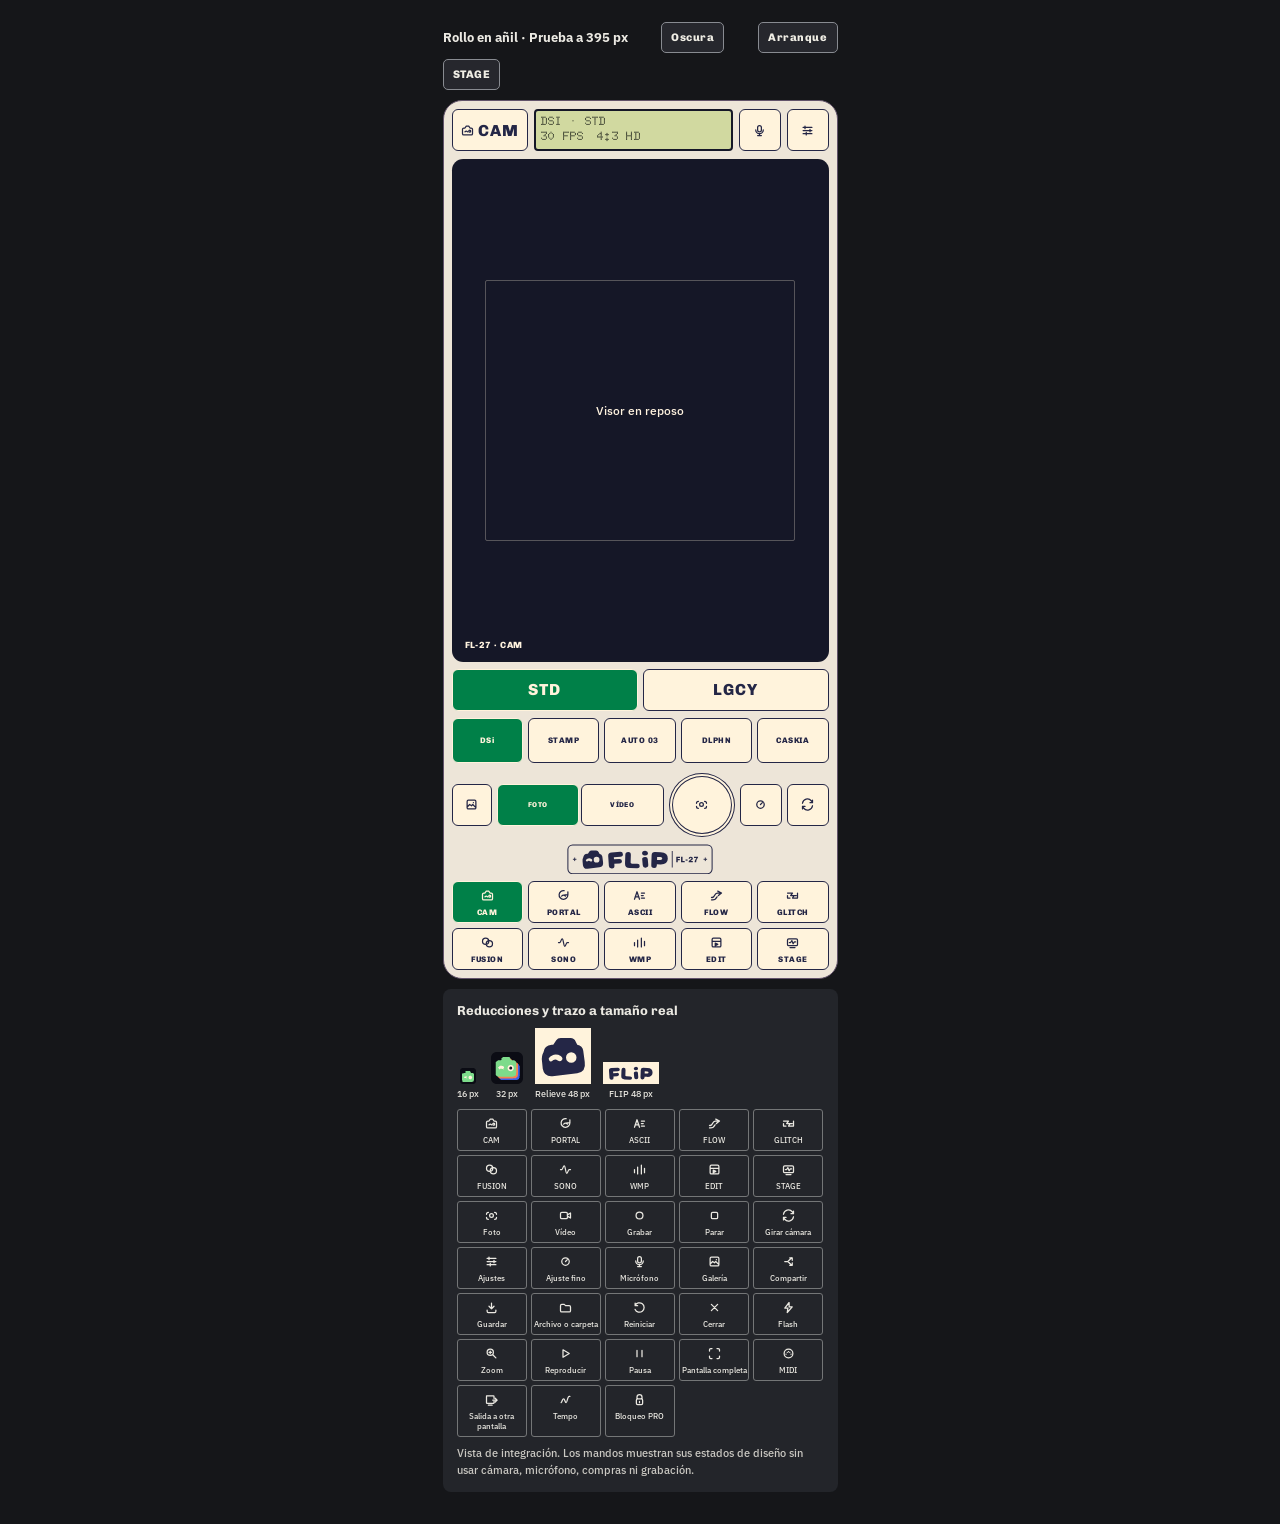
<file: docs/brand/rollo-en-anil/prueba.html>
<!doctype html>
<html lang="es"><head><meta charset="utf-8"><meta name="viewport" content="width=device-width,initial-scale=1"><title>FLIP · Rollo en añil · Prueba local</title>
<link rel="stylesheet" href="tema.css"><style>
*{box-sizing:border-box}
[hidden]{display:none!important}
body{background:#151619;color:#ebe9e2;margin:0;padding:22px 0 32px;font-family:var(--flip-fuente-texto);font-weight:var(--flip-peso-texto)}
.wrap{width:min(calc(100% - 16px),395px);margin:auto}
.tools{display:flex;flex-wrap:wrap;gap:6px;margin:0 0 10px;align-items:center;justify-content:space-between}
.tools strong{font-size:13px}
button{cursor:pointer;font:inherit}
.tools button{border:1px solid #888b91;border-radius:5px;color:#f0eee5;background:#26272d;padding:8px 9px;font-size:11px}
.tools button[aria-pressed=true]{color:#191a1b;background:#efede3}
.shell{color:var(--flip-tinta);background:var(--flip-carcasa);border-radius:var(--flip-radio-carcasa);border:1px solid var(--flip-tinta-suave);padding:8px;overflow:hidden}
.panel,.tools button,.chip{font-family:var(--flip-fuente-panel);font-weight:var(--flip-peso-panel);letter-spacing:var(--flip-tracking-panel)}
.mechanical{color:var(--flip-tinta-tecla);background:var(--flip-tecla);border:1px solid currentColor;border-radius:var(--flip-radio-tecla);min-height:42px}
.mechanical[aria-pressed=true]{color:var(--flip-tinta-acento);background:var(--flip-acento)}
button:focus-visible{outline:2px solid var(--flip-tinta);outline-offset:3px}
.tools button:focus-visible{outline-color:#f2efe4}
.bar{display:grid;grid-template-columns:76px 1fr 42px 42px;gap:6px;margin-bottom:8px;align-items:center}
.bar button,.actions button{display:flex;align-items:center;justify-content:center;gap:3px}
.ico{width:15px;height:15px;display:block;flex:none}
.lcd{min-height:42px;background:var(--flip-lcd-fondo);color:var(--flip-lcd-tinta);border:2px solid var(--flip-cristal);border-radius:4px;padding:3px 5px;font:var(--flip-peso-lcd) 12px/1.22 var(--flip-fuente-lcd);letter-spacing:var(--flip-tracking-lcd)}
.glass{background:var(--flip-cristal);color:var(--flip-tinta-inversa);border-radius:calc(var(--flip-radio-carcasa)/1.7);display:grid;place-items:center;aspect-ratio:0.75;position:relative}
.glass.stage{aspect-ratio:1.88}
.glass:before{content:"";position:absolute;inset:24% 9%;border:1px solid currentColor;opacity:.28;border-radius:2px;pointer-events:none}
.glass.stage:before{inset:12% 8%}
.glass .message{font-size:12px;z-index:1;padding:10px;max-width:78%;text-align:center}
.glass .hud{position:absolute;left:13px;bottom:12px;font-size:9px}
.crt-ident{position:absolute;inset:auto 2%;width:96%;border-radius:5px}
.boot{position:absolute;bottom:25px;width:min(82%,290px);border-radius:4px;background:var(--flip-lcd-fondo);padding:7px;color:var(--flip-lcd-tinta);z-index:2}
.boot svg{display:block;width:100%}
.mode-row,.actions,.profiles,.module-list,.scene-row{display:grid;gap:5px;margin-top:7px}
.mode-row{grid-template-columns:1fr 1fr}
.profiles{grid-template-columns:repeat(5,minmax(0,1fr))}
.profiles button{height:45px;padding:0;font-size:8px;letter-spacing:var(--flip-tracking-panel-pequeno)}
.actions{grid-template-columns:40px 1fr 66px 42px 42px;align-items:center;margin-top:10px}
.actions button{overflow:visible}
.jobs{display:grid;grid-template-columns:1fr 1fr;gap:2px}
.jobs button{font-size:7px;padding:0}
.shutter{min-height:64px;border-radius:50%;border:4px double currentColor}
.model{display:block;margin:7px auto 0;width:146px}
.module-list{grid-template-columns:repeat(5,minmax(0,1fr))}
.module-list button{width:100%;font-size:8px;padding:4px 0;display:grid;justify-items:center;align-items:center;letter-spacing:var(--flip-tracking-panel-pequeno)}
.scene-row{grid-template-columns:repeat(8,minmax(0,1fr))}
.scene-top{display:flex;justify-content:space-between;gap:8px;margin-top:9px;align-items:center;font-size:9px}
.scene-top img{width:142px;background:var(--flip-pro-fondo);border-radius:3px}
.scene-top svg{display:block;width:142px;color:var(--flip-pro-tinta);background:var(--flip-pro-fondo);border-radius:4px}
.stage-panel{padding:8px 6px;margin-top:7px;border:1px solid var(--flip-tinta-suave);border-radius:8px;font-size:9px}
.dials{display:flex;justify-content:space-around;text-align:center;margin:8px 0}
.dials span{display:block;width:30px;height:30px;margin:0 auto 4px;border-radius:50%;background:var(--flip-tecla);color:var(--flip-tinta-tecla);border:2px solid currentColor}
.dials span:before{display:block;content:"";background:currentColor;width:2px;height:9px;margin:1px auto}
.pro-gate{margin:8px 0 0;font-size:12px}
.spec{margin-top:10px;padding:14px;background:#23252a;border-radius:8px}
.spec h2{margin:0 0 10px;font:700 13px var(--flip-fuente-panel)}
.samples{display:flex;align-items:end;gap:12px;margin-bottom:10px}
.samples>div{display:grid;gap:4px;font-size:9px;justify-items:center}
.samples img{display:block}
.samples .r{padding:4px;color:var(--flip-tinta-tecla);background:var(--flip-tecla)}
.samples .r svg{display:block}
.atlas{display:grid;grid-template-columns:repeat(5,1fr);gap:4px}
.atlas div{text-align:center;padding:5px 1px;border:1px solid #747677;font-size:8px;border-radius:3px}
.atlas .ico{margin:1px auto 4px}
p.note{font-size:11px;color:#cac8c2;margin:8px 0 0;line-height:1.5}
</style></head>
<body data-flip="rollo-en-anil" data-tema="principal"><main class="wrap">
<div class="tools"><strong>Rollo en añil · Prueba a 395 px</strong><button data-action="theme" aria-pressed="false">Oscura</button><button data-action="boot">Arranque</button><button data-action="stage" aria-pressed="false">STAGE</button><span class="gate" hidden><button data-action="gate" aria-pressed="false">Bloqueo PRO</button></span></div>
<section class="shell" aria-label="Carcasa digital"><div class="bar"><button class="mechanical panel" data-demo="selector" aria-label="Cambiar de módulo"><svg class="ico" aria-hidden="true" viewBox="0 0 24 24"><path d="M4 10a2 2 0 0 1 2-2h2l2-3h4l2 3h2a2 2 0 0 1 2 2v7a2 2 0 0 1-2 2H6a2 2 0 0 1-2-2zM8 14q2-2 4 0m5-1a1.5 1.5 0 1 0-3 0 1.5 1.5 0 1 0 3 0" fill="none" stroke="currentColor" stroke-width="2" stroke-linecap="round" stroke-linejoin="round" stroke-miterlimit="2"/></svg> <span class="module-name">CAM</span></button><div class="lcd"><span class="lcd-text">DSI · STD</span><br><span class="lcd-resolution">30 FPS　4:3 HD</span></div><button type="button" class="mechanical " data-demo="mando" aria-label="Micrófono"><svg class="ico" aria-hidden="true" viewBox="0 0 24 24"><path d="M9 7a3 3 0 0 1 6 0v4a3 3 0 0 1-6 0zm-3 4a6 6 0 0 0 12 0m-6 6v3m-3 0h6" fill="none" stroke="currentColor" stroke-width="2" stroke-linecap="round" stroke-linejoin="round" stroke-miterlimit="2"/></svg></button><button type="button" class="mechanical " data-demo="mando" aria-label="Ajustes"><svg class="ico" aria-hidden="true" viewBox="0 0 24 24"><path d="M5 7h14M5 12h14M5 17h14M8 5v4m8 1v4m-6 1v4" fill="none" stroke="currentColor" stroke-width="2" stroke-linecap="round" stroke-linejoin="round" stroke-miterlimit="2"/></svg></button></div>
<div class="glass"><img class="crt-ident" src="comunicacion/ident-crt.jpg" alt="" hidden><div class="boot" aria-hidden="true" hidden><svg viewBox="0 0 36 11"><g fill="currentColor"></g></svg></div><div class="message" role="status">Visor en reposo</div><span class="hud panel">FL-27 · CAM</span></div>
<div data-view="cam"><div class="mode-row" aria-label="Variante"><button type="button" class="mechanical panel" data-select="variante" aria-pressed="true">STD</button><button type="button" class="mechanical panel" data-select="variante" aria-pressed="false">LGCY</button></div><div class="profiles" aria-label="Cámaras en la primera ventana"><button type="button" class="mechanical panel" data-select="perfil" aria-pressed="true">DSi</button><button type="button" class="mechanical panel" data-select="perfil" aria-pressed="false">STAMP</button><button type="button" class="mechanical panel" data-select="perfil" aria-pressed="false">AUTO 03</button><button type="button" class="mechanical panel" data-select="perfil" aria-pressed="false">DLPHN</button><button type="button" class="mechanical panel" data-select="perfil" aria-pressed="false">CASKIA</button></div><div class="actions"><button type="button" class="mechanical " data-demo="mando" aria-label="Galería"><svg class="ico" aria-hidden="true" viewBox="0 0 24 24"><path d="M5 7a2 2 0 0 1 2-2h10a2 2 0 0 1 2 2v10a2 2 0 0 1-2 2H7a2 2 0 0 1-2-2zm0 9 4-4 3 2 2-2 5 5m-4-8h.1" fill="none" stroke="currentColor" stroke-width="2" stroke-linecap="round" stroke-linejoin="round" stroke-miterlimit="2"/></svg></button><div class="jobs"><button type="button" class="mechanical panel" data-select="captura" aria-pressed="true">FOTO</button><button type="button" class="mechanical panel" data-select="captura" aria-pressed="false">VÍDEO</button></div><button type="button" class="mechanical shutter" data-demo="captura" aria-label="Foto"><svg class="ico" aria-hidden="true" viewBox="0 0 24 24"><path d="M7 7c-2 0-3 1-3 3m13-3c2 0 3 1 3 3M4 15c0 2 1 3 3 3m13-3c0 2-1 3-3 3m-2-6a3 3 0 1 0-6 0 3 3 0 0 0 6 0" fill="none" stroke="currentColor" stroke-width="2" stroke-linecap="round" stroke-linejoin="round" stroke-miterlimit="2"/></svg></button><button type="button" class="mechanical " data-demo="mando" aria-label="Ajuste fino"><svg class="ico" aria-hidden="true" viewBox="0 0 24 24"><path d="M18 12a6 6 0 1 0-12 0 6 6 0 0 0 12 0m-6 0 3-3" fill="none" stroke="currentColor" stroke-width="2" stroke-linecap="round" stroke-linejoin="round" stroke-miterlimit="2"/></svg></button><button type="button" class="mechanical " data-demo="mando" aria-label="Girar cámara"><svg class="ico" aria-hidden="true" viewBox="0 0 24 24"><path d="M4 10a8 8 0 0 1 14-4l2 3m0-4v4h-4M20 14a8 8 0 0 1-14 4l-2-3m0 4v-4h4" fill="none" stroke="currentColor" stroke-width="2" stroke-linecap="round" stroke-linejoin="round" stroke-miterlimit="2"/></svg></button></div><svg aria-hidden="true" class="model" viewBox="0 0 248 52">
  
  <g fill="currentColor"><rect x="1.5" y="1.5" width="245" height="49" rx="8" fill="none" stroke="currentColor" stroke-width="1.7"/><path d="M10 26h6m-3-3v6" fill="none" stroke="currentColor" stroke-width="1.5"/><path d="M232 26h6m-3-3v6" fill="none" stroke="currentColor" stroke-width="1.5"/><path fill-rule="evenodd" transform="translate(24 6) scale(0.61)" d="M6 27Q7 18 17 17H19L23 11Q25 8 29 8H42Q47 8 49 13L51 17Q58 18 59 25L61 40Q63 53 51 55L18 59Q7 60 5 49L4 39Q3 32 6 27ZM13 35Q20 27 29 32Q33 35 30 38Q28 40 25 38Q21 35 17 39Q13 40 13 35ZM51 34A8 8 0 1 0 35 34A8 8 0 1 0 51 34Z"/><g transform="translate(66 12) scale(0.63)" fill-rule="evenodd"><path d="M0 12Q0 3 10 3H33Q40 3 40 10Q40 16 33 16H15V22H29Q36 22 36 28Q36 34 29 34H15V39Q15 46 8 46Q0 46 0 39Z" transform="translate(7 0) rotate(-4 20 23)"/><path d="M0 11Q0 3 8 3Q15 3 15 11V31Q15 34 19 34H33Q40 34 40 40Q40 46 33 46H13Q0 46 0 34Z" transform="translate(52 0) rotate(2 20 23)"/><path d="M13 0Q20 1 20 7Q20 13 12 13Q4 13 4 7Q4 0 13 0ZM3 22Q3 17 11 17Q18 17 18 23V39Q18 46 10 46Q3 46 3 39Z" transform="translate(95 -1) rotate(-5 10 23)"/><path d="M0 12Q0 3 9 3H24Q44 3 44 20Q44 36 24 36H15V39Q15 46 8 46Q0 46 0 39ZM15 16V24H24Q29 24 29 20Q29 16 24 16Z" transform="translate(123 0) rotate(2 21 23)"/></g><path d="M178 12h1.5v28H178z"/><path d="M185.62 31V21.74H192.15L191.9 23.68H188.11V25.52H191.58V27.4H188.11V31Z"/><path d="M193.72 31V21.74H196.27V28.98H199.82L200.07 31Z"/><path d="M201.42 28.28V26.33H204.85V28.28Z"/><path d="M206.66 31V30.49Q206.66 29.71 206.92 29.13Q207.19 28.55 207.82 28.09L210.46 26.1Q210.86 25.79 211.06 25.41Q211.26 25.03 211.26 24.6Q211.26 24.09 210.97 23.8Q210.69 23.51 210.07 23.51Q209.71 23.51 209.44 23.65Q209.16 23.8 209.01 24.06Q208.85 24.32 208.85 24.64Q208.85 24.74 208.85 24.83Q208.85 24.92 208.86 25.01H206.71Q206.71 24.94 206.71 24.87Q206.71 24.81 206.71 24.76Q206.71 23.86 207.11 23.15Q207.52 22.44 208.28 22.02Q209.04 21.6 210.1 21.6H210.47Q211.46 21.6 212.18 21.98Q212.91 22.36 213.31 23.02Q213.71 23.68 213.71 24.55Q213.71 25.24 213.47 25.77Q213.22 26.29 212.78 26.73Q212.33 27.17 211.71 27.61L210.31 28.58Q210.24 28.64 210.16 28.7Q210.07 28.76 210.01 28.83Q209.94 28.89 209.88 28.96H213.73V31Z"/><path d="M216.83 31Q216.83 29.98 217.09 29.01Q217.36 28.04 217.8 27.13Q218.25 26.23 218.8 25.39Q219.35 24.56 219.92 23.82H215.79V21.74H222.59V22.85Q221.74 24 221.14 24.99Q220.55 25.99 220.19 26.93Q219.83 27.86 219.67 28.86Q219.51 29.85 219.52 31Z"/></g>
</svg></div>
<div data-view="stage" hidden><div class="scene-top panel"><span>ESCENAS</span><svg aria-hidden="true"  viewBox="0 0 248 52">
  
  <g fill="currentColor"><rect x="1.5" y="1.5" width="245" height="49" rx="8" fill="none" stroke="currentColor" stroke-width="1.7"/><path fill-rule="evenodd" transform="translate(9 5) scale(0.64)" d="M6 27Q7 18 17 17H19L23 11Q25 8 29 8H42Q47 8 49 13L51 17Q58 18 59 25L61 40Q63 53 51 55L18 59Q7 60 5 49L4 39Q3 32 6 27ZM13 35Q20 27 29 32Q33 35 30 38Q28 40 25 38Q21 35 17 39Q13 40 13 35ZM51 34A8 8 0 1 0 35 34A8 8 0 1 0 51 34Z"/><path d="M61.89 32.19Q60.46 32.19 59.25 31.76Q58.05 31.33 57.32 30.42Q56.58 29.51 56.58 28.07Q56.58 27.96 56.58 27.86Q56.58 27.75 56.6 27.63H59.91Q59.9 27.71 59.9 27.76Q59.9 27.82 59.9 27.9Q59.9 28.33 60.1 28.68Q60.31 29.02 60.75 29.23Q61.2 29.44 61.92 29.44Q62.74 29.44 63.18 29.3Q63.62 29.17 63.81 28.92Q63.99 28.67 63.99 28.34Q63.99 27.88 63.6 27.62Q63.22 27.35 62.58 27.19Q61.95 27.02 61.19 26.86Q60.44 26.7 59.67 26.44Q58.91 26.19 58.28 25.76Q57.65 25.33 57.26 24.63Q56.87 23.93 56.87 22.85Q56.87 21.5 57.61 20.6Q58.35 19.7 59.57 19.24Q60.8 18.78 62.27 18.78Q63.69 18.78 64.85 19.19Q66.01 19.61 66.7 20.46Q67.4 21.32 67.4 22.69V22.92H64.13V22.79Q64.13 22.39 63.93 22.07Q63.74 21.76 63.33 21.58Q62.93 21.4 62.3 21.4Q61.72 21.4 61.31 21.52Q60.9 21.64 60.69 21.85Q60.48 22.07 60.48 22.4Q60.48 22.87 60.87 23.14Q61.26 23.41 61.9 23.58Q62.54 23.75 63.31 23.91Q64.08 24.07 64.85 24.31Q65.61 24.55 66.25 24.96Q66.89 25.38 67.28 26.05Q67.67 26.73 67.67 27.76Q67.67 29.34 66.91 30.31Q66.16 31.29 64.86 31.74Q63.55 32.19 61.89 32.19Z"/><path d="M72.82 32V21.77H69.4V18.97H79.86V21.77H76.42V32Z"/><path d="M80.91 32 85.41 18.97H89.81L94.3 32H90.58L89.73 29.55H85.2L84.36 32ZM86.04 27.06H88.88L87.52 22.61H87.43Z"/><path d="M101.1 32.19Q99.94 32.19 98.97 31.77Q97.99 31.34 97.27 30.57Q96.55 29.81 96.14 28.74Q95.74 27.67 95.74 26.39V24.58Q95.74 23.29 96.17 22.23Q96.6 21.16 97.39 20.39Q98.19 19.62 99.27 19.2Q100.35 18.78 101.64 18.78H102.11Q103.2 18.78 104.15 19.12Q105.09 19.46 105.81 20.1Q106.52 20.73 106.92 21.63Q107.32 22.52 107.32 23.63H104Q104 22.88 103.73 22.4Q103.46 21.92 102.95 21.69Q102.45 21.45 101.76 21.45Q101.27 21.45 100.87 21.61Q100.46 21.76 100.17 22.07Q99.88 22.38 99.72 22.82Q99.57 23.26 99.57 23.83V27.14Q99.57 27.71 99.72 28.15Q99.88 28.58 100.17 28.89Q100.46 29.2 100.87 29.36Q101.27 29.51 101.76 29.51Q102.28 29.51 102.7 29.4Q103.12 29.3 103.41 29.05Q103.69 28.81 103.85 28.43Q104.01 28.05 104.01 27.49V27.14H101.5V24.79H107.32V29.33Q107.32 30.22 107.35 30.8Q107.39 31.38 107.45 32H105.52L105.02 30.56Q104.43 31.29 103.39 31.74Q102.36 32.19 101.28 32.19Z"/><path d="M110.23 32V18.97H119.77L119.42 21.7H113.75V24.04H119.13V26.68H113.75V29.26H119.44L119.8 32Z"/><path d="M132 11h1.5v30H132z"/><path d="M144.04 32 140.64 21.02H143.77L145.93 28.23H145.99L148.13 21.02H151.03L147.59 32Z"/><path d="M156.62 32.16Q155.42 32.16 154.4 31.8Q153.39 31.43 152.77 30.67Q152.16 29.9 152.16 28.69Q152.16 28.6 152.16 28.51Q152.16 28.42 152.17 28.32H154.96Q154.94 28.39 154.94 28.43Q154.94 28.48 154.94 28.54Q154.94 28.91 155.12 29.2Q155.29 29.49 155.67 29.67Q156.04 29.84 156.65 29.84Q157.34 29.84 157.71 29.73Q158.08 29.62 158.24 29.4Q158.39 29.19 158.39 28.92Q158.39 28.53 158.07 28.31Q157.74 28.09 157.21 27.95Q156.68 27.81 156.04 27.67Q155.4 27.54 154.76 27.32Q154.12 27.11 153.58 26.75Q153.05 26.38 152.73 25.79Q152.4 25.2 152.4 24.3Q152.4 23.16 153.02 22.4Q153.64 21.64 154.67 21.25Q155.7 20.86 156.94 20.86Q158.14 20.86 159.12 21.21Q160.09 21.56 160.68 22.29Q161.26 23.01 161.26 24.16V24.35H158.51V24.25Q158.51 23.91 158.34 23.64Q158.18 23.38 157.84 23.22Q157.5 23.07 156.97 23.07Q156.48 23.07 156.14 23.17Q155.79 23.27 155.62 23.45Q155.44 23.64 155.44 23.92Q155.44 24.31 155.77 24.54Q156.09 24.77 156.63 24.91Q157.17 25.05 157.82 25.19Q158.47 25.32 159.12 25.52Q159.76 25.72 160.3 26.07Q160.84 26.42 161.16 26.99Q161.49 27.56 161.49 28.43Q161.49 29.76 160.85 30.58Q160.22 31.4 159.12 31.78Q158.02 32.16 156.62 32.16Z"/><path d="M163.5 28.77V26.46H167.56V28.77Z"/><path d="M169.7 32V31.4Q169.7 30.47 170.02 29.78Q170.34 29.1 171.08 28.55L174.21 26.19Q174.68 25.82 174.92 25.37Q175.16 24.92 175.16 24.42Q175.16 23.82 174.82 23.47Q174.48 23.12 173.74 23.12Q173.32 23.12 172.99 23.29Q172.67 23.47 172.49 23.77Q172.3 24.08 172.3 24.46Q172.3 24.58 172.3 24.68Q172.3 24.79 172.31 24.9H169.76Q169.76 24.82 169.76 24.74Q169.76 24.66 169.76 24.6Q169.76 23.54 170.24 22.7Q170.72 21.86 171.63 21.36Q172.53 20.86 173.78 20.86H174.22Q175.39 20.86 176.25 21.31Q177.11 21.76 177.58 22.54Q178.06 23.32 178.06 24.35Q178.06 25.17 177.77 25.8Q177.48 26.42 176.95 26.94Q176.42 27.46 175.68 27.98L174.03 29.14Q173.94 29.2 173.85 29.27Q173.75 29.34 173.67 29.42Q173.59 29.5 173.52 29.58H178.08V32Z"/><path d="M181.76 32Q181.76 30.79 182.07 29.64Q182.38 28.49 182.91 27.42Q183.44 26.34 184.09 25.36Q184.74 24.37 185.42 23.49H180.53V21.02H188.59V22.34Q187.58 23.7 186.87 24.88Q186.17 26.06 185.74 27.17Q185.32 28.28 185.13 29.46Q184.94 30.64 184.95 32Z"/><rect x="199" y="13" width="38" height="26" rx="5" fill="none" stroke="currentColor" stroke-width="1.7"/><path d="M206.07 30V21.77H210.32Q211 21.77 211.57 22.09Q212.13 22.41 212.46 22.95Q212.79 23.5 212.79 24.18V24.42Q212.79 25.1 212.45 25.68Q212.11 26.26 211.55 26.61Q210.98 26.96 210.3 26.96H208.33V30ZM208.33 25.3H209.65Q209.91 25.3 210.1 25.18Q210.29 25.07 210.4 24.86Q210.5 24.66 210.5 24.38Q210.5 24.02 210.28 23.74Q210.06 23.47 209.65 23.47H208.33Z"/><path d="M220.15 30.11Q219.65 30.11 219.3 29.96Q218.95 29.82 218.76 29.48Q218.57 29.15 218.57 28.56Q218.57 28.29 218.52 28.01Q218.47 27.73 218.35 27.5Q218.22 27.27 218 27.12Q217.78 26.98 217.43 26.98H216.47V30H214.26V21.77H218.71Q219.3 21.77 219.81 22.01Q220.33 22.25 220.65 22.7Q220.98 23.15 220.98 23.81Q220.98 24.36 220.78 24.8Q220.57 25.25 220.24 25.55Q219.91 25.86 219.51 26.02V26.08Q219.81 26.17 220.05 26.34Q220.29 26.52 220.46 26.77Q220.63 27.02 220.73 27.32Q220.82 27.62 220.82 27.96Q220.82 28.19 220.84 28.43Q220.86 28.68 220.92 28.88Q220.98 29.09 221.1 29.24Q221.22 29.39 221.44 29.45V29.9Q221.16 30.02 220.81 30.06Q220.47 30.11 220.15 30.11ZM216.47 25.31H217.91Q218.12 25.31 218.3 25.17Q218.48 25.04 218.58 24.81Q218.68 24.58 218.68 24.3Q218.68 23.88 218.47 23.68Q218.25 23.47 217.94 23.47H216.47Z"/><path d="M226.12 30.12Q225.39 30.12 224.75 29.85Q224.1 29.59 223.62 29.1Q223.13 28.61 222.86 27.94Q222.58 27.27 222.58 26.45V25.34Q222.58 24.52 222.86 23.85Q223.14 23.18 223.62 22.69Q224.11 22.2 224.75 21.94Q225.39 21.67 226.12 21.67H226.7Q227.44 21.67 228.08 21.94Q228.72 22.2 229.21 22.69Q229.69 23.18 229.97 23.85Q230.25 24.52 230.25 25.34V26.45Q230.25 27.27 229.97 27.94Q229.69 28.61 229.2 29.1Q228.72 29.59 228.08 29.85Q227.43 30.12 226.71 30.12ZM226.41 28.43Q226.72 28.43 226.98 28.33Q227.23 28.22 227.43 28.03Q227.62 27.84 227.73 27.57Q227.83 27.29 227.83 26.93V24.86Q227.83 24.5 227.73 24.22Q227.62 23.95 227.43 23.75Q227.23 23.56 226.98 23.46Q226.72 23.36 226.41 23.36Q226.11 23.36 225.85 23.46Q225.59 23.56 225.4 23.76Q225.21 23.95 225.1 24.22Q225 24.5 225 24.86V26.93Q225 27.29 225.1 27.57Q225.21 27.84 225.4 28.04Q225.59 28.23 225.85 28.33Q226.11 28.43 226.41 28.43Z"/></g>
</svg></div><div class="pro-gate" hidden>STAGE requiere PRO. Estado de acceso de muestra.</div><div class="scene-row" aria-label="Escenas"><button type="button" class="mechanical panel" data-select="escena" aria-pressed="true">1</button><button type="button" class="mechanical panel" data-select="escena" aria-pressed="false">2</button><button type="button" class="mechanical panel" data-select="escena" aria-pressed="false">3</button><button type="button" class="mechanical panel" data-select="escena" aria-pressed="false">4</button><button type="button" class="mechanical panel" data-select="escena" aria-pressed="false">5</button><button type="button" class="mechanical panel" data-select="escena" aria-pressed="false">6</button><button type="button" class="mechanical panel" data-select="escena" aria-pressed="false">7</button><button type="button" class="mechanical panel" data-select="escena" aria-pressed="false">8</button></div><div class="stage-panel panel">FUENTE　　MEZCLA　　SEÑAL　　SALIDA<div class="dials"><div><span></span>FREC.</div><div><span></span>VELOC.</div><div><span></span>FORMA</div><div><span></span>TONO</div></div></div><div class="module-list"><button type="button" class="mechanical " data-demo="mando" aria-label="Grabar"><svg class="ico" aria-hidden="true" viewBox="0 0 24 24"><path d="M17.5 12a5.5 5.5 0 1 0-11 0 5.5 5.5 0 1 0 11 0" fill="none" stroke="currentColor" stroke-width="2" stroke-linecap="round" stroke-linejoin="round" stroke-miterlimit="2"/></svg></button><button type="button" class="mechanical " data-demo="mando" aria-label="Foto"><svg class="ico" aria-hidden="true" viewBox="0 0 24 24"><path d="M7 7c-2 0-3 1-3 3m13-3c2 0 3 1 3 3M4 15c0 2 1 3 3 3m13-3c0 2-1 3-3 3m-2-6a3 3 0 1 0-6 0 3 3 0 0 0 6 0" fill="none" stroke="currentColor" stroke-width="2" stroke-linecap="round" stroke-linejoin="round" stroke-miterlimit="2"/></svg></button><button type="button" class="mechanical " data-demo="mando" aria-label="Salida a otra pantalla"><svg class="ico" aria-hidden="true" viewBox="0 0 24 24"><path d="M4 6h11a1 1 0 0 1 1 1v3m0 5v2a1 1 0 0 1-1 1H5a1 1 0 0 1-1-1V7a1 1 0 0 1 1-1M7 21h6m1-8h7m-3-3 3 3-3 3" fill="none" stroke="currentColor" stroke-width="2" stroke-linecap="round" stroke-linejoin="round" stroke-miterlimit="2"/></svg></button><button type="button" class="mechanical " data-demo="mando" aria-label="Tempo"><svg class="ico" aria-hidden="true" viewBox="0 0 24 24"><path d="M5 17c2-2 2-6 4-6s2 6 4 6 2-10 5-10h1" fill="none" stroke="currentColor" stroke-width="2" stroke-linecap="round" stroke-linejoin="round" stroke-miterlimit="2"/></svg></button><button type="button" class="mechanical " data-demo="mando" aria-label="MIDI"><svg class="ico" aria-hidden="true" viewBox="0 0 24 24"><path d="M19 12a7 7 0 1 0-14 0 7 7 0 0 0 14 0m-11 1h.1M10 10h.1m1.9-1h.1m1.9 1h.1m1.9 3h.1" fill="none" stroke="currentColor" stroke-width="2" stroke-linecap="round" stroke-linejoin="round" stroke-miterlimit="2"/></svg></button></div></div>
<div class="module-list" aria-label="Módulos"><button type="button" class="mechanical panel" data-module="CAM" aria-label="CAM, Cámara y filtros" aria-pressed="true"><svg class="ico" aria-hidden="true" viewBox="0 0 24 24"><path d="M4 10a2 2 0 0 1 2-2h2l2-3h4l2 3h2a2 2 0 0 1 2 2v7a2 2 0 0 1-2 2H6a2 2 0 0 1-2-2zM8 14q2-2 4 0m5-1a1.5 1.5 0 1 0-3 0 1.5 1.5 0 1 0 3 0" fill="none" stroke="currentColor" stroke-width="2" stroke-linecap="round" stroke-linejoin="round" stroke-miterlimit="2"/></svg>CAM</button><button type="button" class="mechanical panel" data-module="PORTAL" aria-label="PORTAL, Portal con las manos" aria-pressed="false"><svg class="ico" aria-hidden="true" viewBox="0 0 24 24"><path d="M19 11a7 7 0 1 1-6-6.9m6 6.9v-5m0 5h-5M9 13q3-3 6 0" fill="none" stroke="currentColor" stroke-width="2" stroke-linecap="round" stroke-linejoin="round" stroke-miterlimit="2"/></svg>PORTAL</button><button type="button" class="mechanical panel" data-module="ASCII" aria-label="ASCII, Imagen en caracteres" aria-pressed="false"><svg class="ico" aria-hidden="true" viewBox="0 0 24 24"><path d="M4 18 8 6l4 12m-7-4h6m4-6h5m-5 4h3m-3 4h5" fill="none" stroke="currentColor" stroke-width="2" stroke-linecap="round" stroke-linejoin="round" stroke-miterlimit="2"/></svg>ASCII</button><button type="button" class="mechanical panel" data-module="FLOW" aria-label="FLOW, Siluetas y tipografía" aria-pressed="false"><svg class="ico" aria-hidden="true" viewBox="0 0 24 24"><path d="M4 15c6 2 4-7 9-7h7m-6-3 6 3-5 4M4 19c5 1 8-3 9-5" fill="none" stroke="currentColor" stroke-width="2" stroke-linecap="round" stroke-linejoin="round" stroke-miterlimit="2"/></svg>FLOW</button><button type="button" class="mechanical panel" data-module="GLITCH" aria-label="GLITCH, Distorsión" aria-pressed="false"><svg class="ico" aria-hidden="true" viewBox="0 0 24 24"><path d="M4 8h8l-3 4h9m2-4v8h-8l2-3M4 12v4h4" fill="none" stroke="currentColor" stroke-width="2" stroke-linecap="round" stroke-linejoin="round" stroke-miterlimit="2"/></svg>GLITCH</button><button type="button" class="mechanical panel" data-module="FUSION" aria-label="FUSION, Mezcla de capas" aria-pressed="false"><svg class="ico" aria-hidden="true" viewBox="0 0 24 24"><path d="M14 10a5 5 0 1 0-10 0 5 5 0 0 0 10 0m6 4a5 5 0 1 0-10 0 5 5 0 0 0 10 0" fill="none" stroke="currentColor" stroke-width="2" stroke-linecap="round" stroke-linejoin="round" stroke-miterlimit="2"/></svg>FUSION</button><button type="button" class="mechanical panel" data-module="SONO" aria-label="SONO, Ondas de sonido" aria-pressed="false"><svg class="ico" aria-hidden="true" viewBox="0 0 24 24"><path d="M4 12h2c2 0 2-6 4-6s2 12 4 12 2-6 4-6h2" fill="none" stroke="currentColor" stroke-width="2" stroke-linecap="round" stroke-linejoin="round" stroke-miterlimit="2"/></svg>SONO</button><button type="button" class="mechanical panel" data-module="WMP" aria-label="WMP, Visualizador musical" aria-pressed="false"><svg class="ico" aria-hidden="true" viewBox="0 0 24 24"><path d="M4 17v-5m5 7V8m6 11V5m5 12v-7" fill="none" stroke="currentColor" stroke-width="2" stroke-linecap="round" stroke-linejoin="round" stroke-miterlimit="2"/></svg>WMP</button><button type="button" class="mechanical panel" data-module="EDIT" aria-label="EDIT, Edición" aria-pressed="false"><svg class="ico" aria-hidden="true" viewBox="0 0 24 24"><path d="M5 7a2 2 0 0 1 2-2h10a2 2 0 0 1 2 2v10a2 2 0 0 1-2 2H7a2 2 0 0 1-2-2zm0 3h14m-9 3 4 2-4 2z" fill="none" stroke="currentColor" stroke-width="2" stroke-linecap="round" stroke-linejoin="round" stroke-miterlimit="2"/></svg>EDIT</button><button type="button" class="mechanical panel" data-module="STAGE" aria-label="STAGE, Sintetizador de vídeo" aria-pressed="false"><svg class="ico" aria-hidden="true" viewBox="0 0 24 24"><path d="M4 8a2 2 0 0 1 2-2h12a2 2 0 0 1 2 2v7a2 2 0 0 1-2 2H6a2 2 0 0 1-2-2zM8 20h8M7 12h2l2-3 2 5 2-3h2" fill="none" stroke="currentColor" stroke-width="2" stroke-linecap="round" stroke-linejoin="round" stroke-miterlimit="2"/></svg>STAGE</button></div></section>
<section class="spec"><h2>Reducciones y trazo a tamaño real</h2><div class="samples"><div><img src="app/16.png" width="16" height="16" alt="Icono óptico de 16 píxeles">16 px</div><div><img src="app/32.png" width="32" height="32" alt="Icono óptico de 32 píxeles">32 px</div><div><span class="r"><svg aria-hidden="true" width="48" height="48" viewBox="0 0 64 64">
  
  <g fill="currentColor"><path d="M6 27Q7 18 17 17H19L23 11Q25 8 29 8H42Q47 8 49 13L51 17Q58 18 59 25L61 40Q63 53 51 55L18 59Q7 60 5 49L4 39Q3 32 6 27ZM13 35Q20 27 29 32Q33 35 30 38Q28 40 25 38Q21 35 17 39Q13 40 13 35ZM50 34A7 7 0 1 0 36 34A7 7 0 1 0 50 34Z" fill-rule="evenodd"/></g>
</svg></span>Relieve 48 px</div><div><span class="r"><svg aria-hidden="true" width="48" viewBox="0 0 177 54">
  
  <g fill="currentColor"><g transform="translate(1 4) scale(1)" fill-rule="evenodd"><path d="M0 12Q0 3 10 3H33Q40 3 40 10Q40 16 33 16H15V22H29Q36 22 36 28Q36 34 29 34H15V39Q15 46 8 46Q0 46 0 39Z" transform="translate(7 0) rotate(-4 20 23)"/><path d="M0 11Q0 3 8 3Q15 3 15 11V31Q15 34 19 34H33Q40 34 40 40Q40 46 33 46H13Q0 46 0 34Z" transform="translate(52 0) rotate(2 20 23)"/><path d="M13 0Q20 1 20 7Q20 13 12 13Q4 13 4 7Q4 0 13 0ZM3 22Q3 17 11 17Q18 17 18 23V39Q18 46 10 46Q3 46 3 39Z" transform="translate(95 -1) rotate(-5 10 23)"/><path d="M0 12Q0 3 9 3H24Q44 3 44 20Q44 36 24 36H15V39Q15 46 8 46Q0 46 0 39ZM15 16V24H24Q29 24 29 20Q29 16 24 16Z" transform="translate(123 0) rotate(2 21 23)"/></g></g>
</svg></span>FLIP 48 px</div></div><div class="atlas"><div><svg class="ico" aria-hidden="true" viewBox="0 0 24 24"><path d="M4 10a2 2 0 0 1 2-2h2l2-3h4l2 3h2a2 2 0 0 1 2 2v7a2 2 0 0 1-2 2H6a2 2 0 0 1-2-2zM8 14q2-2 4 0m5-1a1.5 1.5 0 1 0-3 0 1.5 1.5 0 1 0 3 0" fill="none" stroke="currentColor" stroke-width="2" stroke-linecap="round" stroke-linejoin="round" stroke-miterlimit="2"/></svg>CAM</div><div><svg class="ico" aria-hidden="true" viewBox="0 0 24 24"><path d="M19 11a7 7 0 1 1-6-6.9m6 6.9v-5m0 5h-5M9 13q3-3 6 0" fill="none" stroke="currentColor" stroke-width="2" stroke-linecap="round" stroke-linejoin="round" stroke-miterlimit="2"/></svg>PORTAL</div><div><svg class="ico" aria-hidden="true" viewBox="0 0 24 24"><path d="M4 18 8 6l4 12m-7-4h6m4-6h5m-5 4h3m-3 4h5" fill="none" stroke="currentColor" stroke-width="2" stroke-linecap="round" stroke-linejoin="round" stroke-miterlimit="2"/></svg>ASCII</div><div><svg class="ico" aria-hidden="true" viewBox="0 0 24 24"><path d="M4 15c6 2 4-7 9-7h7m-6-3 6 3-5 4M4 19c5 1 8-3 9-5" fill="none" stroke="currentColor" stroke-width="2" stroke-linecap="round" stroke-linejoin="round" stroke-miterlimit="2"/></svg>FLOW</div><div><svg class="ico" aria-hidden="true" viewBox="0 0 24 24"><path d="M4 8h8l-3 4h9m2-4v8h-8l2-3M4 12v4h4" fill="none" stroke="currentColor" stroke-width="2" stroke-linecap="round" stroke-linejoin="round" stroke-miterlimit="2"/></svg>GLITCH</div><div><svg class="ico" aria-hidden="true" viewBox="0 0 24 24"><path d="M14 10a5 5 0 1 0-10 0 5 5 0 0 0 10 0m6 4a5 5 0 1 0-10 0 5 5 0 0 0 10 0" fill="none" stroke="currentColor" stroke-width="2" stroke-linecap="round" stroke-linejoin="round" stroke-miterlimit="2"/></svg>FUSION</div><div><svg class="ico" aria-hidden="true" viewBox="0 0 24 24"><path d="M4 12h2c2 0 2-6 4-6s2 12 4 12 2-6 4-6h2" fill="none" stroke="currentColor" stroke-width="2" stroke-linecap="round" stroke-linejoin="round" stroke-miterlimit="2"/></svg>SONO</div><div><svg class="ico" aria-hidden="true" viewBox="0 0 24 24"><path d="M4 17v-5m5 7V8m6 11V5m5 12v-7" fill="none" stroke="currentColor" stroke-width="2" stroke-linecap="round" stroke-linejoin="round" stroke-miterlimit="2"/></svg>WMP</div><div><svg class="ico" aria-hidden="true" viewBox="0 0 24 24"><path d="M5 7a2 2 0 0 1 2-2h10a2 2 0 0 1 2 2v10a2 2 0 0 1-2 2H7a2 2 0 0 1-2-2zm0 3h14m-9 3 4 2-4 2z" fill="none" stroke="currentColor" stroke-width="2" stroke-linecap="round" stroke-linejoin="round" stroke-miterlimit="2"/></svg>EDIT</div><div><svg class="ico" aria-hidden="true" viewBox="0 0 24 24"><path d="M4 8a2 2 0 0 1 2-2h12a2 2 0 0 1 2 2v7a2 2 0 0 1-2 2H6a2 2 0 0 1-2-2zM8 20h8M7 12h2l2-3 2 5 2-3h2" fill="none" stroke="currentColor" stroke-width="2" stroke-linecap="round" stroke-linejoin="round" stroke-miterlimit="2"/></svg>STAGE</div><div><svg class="ico" aria-hidden="true" viewBox="0 0 24 24"><path d="M7 7c-2 0-3 1-3 3m13-3c2 0 3 1 3 3M4 15c0 2 1 3 3 3m13-3c0 2-1 3-3 3m-2-6a3 3 0 1 0-6 0 3 3 0 0 0 6 0" fill="none" stroke="currentColor" stroke-width="2" stroke-linecap="round" stroke-linejoin="round" stroke-miterlimit="2"/></svg>Foto</div><div><svg class="ico" aria-hidden="true" viewBox="0 0 24 24"><path d="M4 9c0-1 1-2 2-2h7c1 0 2 1 2 2v6c0 1-1 2-2 2H6c-1 0-2-1-2-2zm11 2 5-3v8l-5-3" fill="none" stroke="currentColor" stroke-width="2" stroke-linecap="round" stroke-linejoin="round" stroke-miterlimit="2"/></svg>Vídeo</div><div><svg class="ico" aria-hidden="true" viewBox="0 0 24 24"><path d="M17.5 12a5.5 5.5 0 1 0-11 0 5.5 5.5 0 1 0 11 0" fill="none" stroke="currentColor" stroke-width="2" stroke-linecap="round" stroke-linejoin="round" stroke-miterlimit="2"/></svg>Grabar</div><div><svg class="ico" aria-hidden="true" viewBox="0 0 24 24"><path d="M7 9a2 2 0 0 1 2-2h6a2 2 0 0 1 2 2v6a2 2 0 0 1-2 2H9a2 2 0 0 1-2-2z" fill="none" stroke="currentColor" stroke-width="2" stroke-linecap="round" stroke-linejoin="round" stroke-miterlimit="2"/></svg>Parar</div><div><svg class="ico" aria-hidden="true" viewBox="0 0 24 24"><path d="M4 10a8 8 0 0 1 14-4l2 3m0-4v4h-4M20 14a8 8 0 0 1-14 4l-2-3m0 4v-4h4" fill="none" stroke="currentColor" stroke-width="2" stroke-linecap="round" stroke-linejoin="round" stroke-miterlimit="2"/></svg>Girar cámara</div><div><svg class="ico" aria-hidden="true" viewBox="0 0 24 24"><path d="M5 7h14M5 12h14M5 17h14M8 5v4m8 1v4m-6 1v4" fill="none" stroke="currentColor" stroke-width="2" stroke-linecap="round" stroke-linejoin="round" stroke-miterlimit="2"/></svg>Ajustes</div><div><svg class="ico" aria-hidden="true" viewBox="0 0 24 24"><path d="M18 12a6 6 0 1 0-12 0 6 6 0 0 0 12 0m-6 0 3-3" fill="none" stroke="currentColor" stroke-width="2" stroke-linecap="round" stroke-linejoin="round" stroke-miterlimit="2"/></svg>Ajuste fino</div><div><svg class="ico" aria-hidden="true" viewBox="0 0 24 24"><path d="M9 7a3 3 0 0 1 6 0v4a3 3 0 0 1-6 0zm-3 4a6 6 0 0 0 12 0m-6 6v3m-3 0h6" fill="none" stroke="currentColor" stroke-width="2" stroke-linecap="round" stroke-linejoin="round" stroke-miterlimit="2"/></svg>Micrófono</div><div><svg class="ico" aria-hidden="true" viewBox="0 0 24 24"><path d="M5 7a2 2 0 0 1 2-2h10a2 2 0 0 1 2 2v10a2 2 0 0 1-2 2H7a2 2 0 0 1-2-2zm0 9 4-4 3 2 2-2 5 5m-4-8h.1" fill="none" stroke="currentColor" stroke-width="2" stroke-linecap="round" stroke-linejoin="round" stroke-miterlimit="2"/></svg>Galería</div><div><svg class="ico" aria-hidden="true" viewBox="0 0 24 24"><path d="M6 12h5m0 0 6-6m-3 0h4v4m-7 2 6 6m-3 0h4v-4" fill="none" stroke="currentColor" stroke-width="2" stroke-linecap="round" stroke-linejoin="round" stroke-miterlimit="2"/></svg>Compartir</div><div><svg class="ico" aria-hidden="true" viewBox="0 0 24 24"><path d="M12 5v9m-4-4 4 4 4-4M5 16v2c0 1 1 2 2 2h10c1 0 2-1 2-2v-2" fill="none" stroke="currentColor" stroke-width="2" stroke-linecap="round" stroke-linejoin="round" stroke-miterlimit="2"/></svg>Guardar</div><div><svg class="ico" aria-hidden="true" viewBox="0 0 24 24"><path d="M4 9c0-1 1-2 2-2h4l2 2h6c1 0 2 1 2 2v6c0 1-1 2-2 2H6c-1 0-2-1-2-2z" fill="none" stroke="currentColor" stroke-width="2" stroke-linecap="round" stroke-linejoin="round" stroke-miterlimit="2"/></svg>Archivo o carpeta</div><div><svg class="ico" aria-hidden="true" viewBox="0 0 24 24"><path d="M5 9a7.5 7.5 0 1 1 0 6m0-10v4h4" fill="none" stroke="currentColor" stroke-width="2" stroke-linecap="round" stroke-linejoin="round" stroke-miterlimit="2"/></svg>Reiniciar</div><div><svg class="ico" aria-hidden="true" viewBox="0 0 24 24"><path d="M7 7l10 10m0-10L7 17" fill="none" stroke="currentColor" stroke-width="2" stroke-linecap="round" stroke-linejoin="round" stroke-miterlimit="2"/></svg>Cerrar</div><div><svg class="ico" aria-hidden="true" viewBox="0 0 24 24"><path d="M13 4 6 13h5l-1 7 8-9h-5z" fill="none" stroke="currentColor" stroke-width="2" stroke-linecap="round" stroke-linejoin="round" stroke-miterlimit="2"/></svg>Flash</div><div><svg class="ico" aria-hidden="true" viewBox="0 0 24 24"><path d="M15 10a5 5 0 1 0-10 0 5 5 0 0 0 10 0m-1 4 5 5m-9-11v4m-2-2h4" fill="none" stroke="currentColor" stroke-width="2" stroke-linecap="round" stroke-linejoin="round" stroke-miterlimit="2"/></svg>Zoom</div><div><svg class="ico" aria-hidden="true" viewBox="0 0 24 24"><path d="M8 6l10 6-10 6z" fill="none" stroke="currentColor" stroke-width="2" stroke-linecap="round" stroke-linejoin="round" stroke-miterlimit="2"/></svg>Reproducir</div><div><svg class="ico" aria-hidden="true" viewBox="0 0 24 24"><path d="M8 7v10m8-10v10" fill="none" stroke="currentColor" stroke-width="2" stroke-linecap="round" stroke-linejoin="round" stroke-miterlimit="2"/></svg>Pausa</div><div><svg class="ico" aria-hidden="true" viewBox="0 0 24 24"><path d="M8 4H6a2 2 0 0 0-2 2v2m12-4h2a2 2 0 0 1 2 2v2M4 16v2a2 2 0 0 0 2 2h2m12-4v2a2 2 0 0 1-2 2h-2" fill="none" stroke="currentColor" stroke-width="2" stroke-linecap="round" stroke-linejoin="round" stroke-miterlimit="2"/></svg>Pantalla completa</div><div><svg class="ico" aria-hidden="true" viewBox="0 0 24 24"><path d="M19 12a7 7 0 1 0-14 0 7 7 0 0 0 14 0m-11 1h.1M10 10h.1m1.9-1h.1m1.9 1h.1m1.9 3h.1" fill="none" stroke="currentColor" stroke-width="2" stroke-linecap="round" stroke-linejoin="round" stroke-miterlimit="2"/></svg>MIDI</div><div><svg class="ico" aria-hidden="true" viewBox="0 0 24 24"><path d="M4 6h11a1 1 0 0 1 1 1v3m0 5v2a1 1 0 0 1-1 1H5a1 1 0 0 1-1-1V7a1 1 0 0 1 1-1M7 21h6m1-8h7m-3-3 3 3-3 3" fill="none" stroke="currentColor" stroke-width="2" stroke-linecap="round" stroke-linejoin="round" stroke-miterlimit="2"/></svg>Salida a otra pantalla</div><div><svg class="ico" aria-hidden="true" viewBox="0 0 24 24"><path d="M5 17c2-2 2-6 4-6s2 6 4 6 2-10 5-10h1" fill="none" stroke="currentColor" stroke-width="2" stroke-linecap="round" stroke-linejoin="round" stroke-miterlimit="2"/></svg>Tempo</div><div><svg class="ico" aria-hidden="true" viewBox="0 0 24 24"><path d="M7 13a2 2 0 0 1 2-2h6a2 2 0 0 1 2 2v5a2 2 0 0 1-2 2H9a2 2 0 0 1-2-2zm1-2V8a4 4 0 0 1 8 0v3m-4 4v2" fill="none" stroke="currentColor" stroke-width="2" stroke-linecap="round" stroke-linejoin="round" stroke-miterlimit="2"/></svg>Bloqueo PRO</div></div><p class="note">Vista de integración. Los mandos muestran sus estados de diseño sin usar cámara, micrófono, compras ni grabación.</p></section></main>
<script id="secuencia" type="application/json">{
  "columnas": 36,
  "filas": 11,
  "duracionMs": 2400,
  "reducido": {
    "frame": "flip",
    "duracionMs": 150
  },
  "tiempos": [
    {
      "desdeMs": 0,
      "frame": "vacio"
    },
    {
      "desdeMs": 160,
      "frame": "abierta"
    },
    {
      "desdeMs": 420,
      "frame": "guino"
    },
    {
      "desdeMs": 730,
      "frame": "flip"
    },
    {
      "desdeMs": 1450,
      "frame": "modelo"
    },
    {
      "desdeMs": 1930,
      "frame": "estado"
    }
  ],
  "modo": {
    "cam": {
      "modelo": "fl-27",
      "estado": "listo"
    },
    "stage": {
      "modelo": "vs-27",
      "estado": "stage"
    }
  },
  "frames": {
    "vacio": [
      "000000000000000000000000000000000000",
      "000000000000000000000000000000000000",
      "000000000000000000000000000000000000",
      "000000000000000000000000000000000000",
      "000000000000000000000000000000000000",
      "000000000000000000000000000000000000",
      "000000000000000000000000000000000000",
      "000000000000000000000000000000000000",
      "000000000000000000000000000000000000",
      "000000000000000000000000000000000000",
      "000000000000000000000000000000000000"
    ],
    "fl-27": [
      "000000000000000000000000000000000000",
      "000000000000000000000000000000000000",
      "000011111010000000000111001111100000",
      "000010000010000000001000100000100000",
      "000010000010000000000000100001000000",
      "000011110010000011100011000010000000",
      "000010000010000000000100000100000000",
      "000010000010000000001000000100000000",
      "000010000011111000001111100100000000",
      "000000000000000000000000000000000000",
      "000000000000000000000000000000000000"
    ],
    "vs-27": [
      "000000000000000000000000000000000000",
      "000000000000000000000000000000000000",
      "000010001001111000000111001111100000",
      "000010001010000000001000100000100000",
      "000010001010000000000000100001000000",
      "000010001001110011100011000010000000",
      "000010001000001000000100000100000000",
      "000001010000001000001000000100000000",
      "000000100011110000001111100100000000",
      "000000000000000000000000000000000000",
      "000000000000000000000000000000000000"
    ],
    "listo": [
      "000000000000000000000000000000000000",
      "000000000000000000000000000000000000",
      "000010000011100111101111100111000000",
      "000010000001001000000010001000100000",
      "000010000001001000000010001000100000",
      "000010000001000111000010001000100000",
      "000010000001000000100010001000100000",
      "000010000001000000100010001000100000",
      "000011111011101111000010000111000000",
      "000000000000000000000000000000000000",
      "000000000000000000000000000000000000"
    ],
    "stage": [
      "000000000000000000000000000000000000",
      "000000000000000000000000000000000000",
      "000011110111110011100011110111110000",
      "000100000001000100010100000100000000",
      "000100000001000100010100000100000000",
      "000011100001000111110101110111100000",
      "000000010001000100010100010100000000",
      "000000010001000100010100010100000000",
      "000111100001000100010011110111110000",
      "000000000000000000000000000000000000",
      "000000000000000000000000000000000000"
    ],
    "abierta": [
      "000000000000000000000000000000000000",
      "000000000000000000000000000000000000",
      "000000000000000111100000000000000000",
      "000000000000001111111000000000000000",
      "000000000000011111111100000000000000",
      "000000000000011011101100000000000000",
      "000000000000011011101100000000000000",
      "000000000000011111111100000000000000",
      "000000000000001111111000000000000000",
      "000000000000000000000000000000000000",
      "000000000000000000000000000000000000"
    ],
    "guino": [
      "000000000000000000000000000000000000",
      "000000000000000000000000000000000000",
      "000000000000000111100000000000000000",
      "000000000000001111111000000000000000",
      "000000000000011111111100000000000000",
      "000000000000010111101100000000000000",
      "000000000000011011101100000000000000",
      "000000000000011111111100000000000000",
      "000000000000001111111000000000000000",
      "000000000000000000000000000000000000",
      "000000000000000000000000000000000000"
    ],
    "flip": [
      "000000000000000000000000000000000000",
      "000000000000000000000000000000000000",
      "000011110000011111010000001001111000",
      "000111111100010000010000000001000100",
      "001111111110010000010000011001000100",
      "001011110110011110010000001001111000",
      "001101110110010000010000001001000000",
      "001111111110010000010000001001000000",
      "000111111100010000011111011101000000",
      "000000000000000000000000000000000000",
      "000000000000000000000000000000000000"
    ]
  }
}</script><script>
const config = JSON.parse(document.querySelector('#secuencia').textContent);
const body = document.body;
const boot = document.querySelector('.boot');
const crt = document.querySelector('.crt-ident');
const status = document.querySelector('.message');
let pending = [];
let mode = 'cam';
let activeModule = 'CAM';
let locked = false;
let captureMode = 'FOTO';
const light = document.querySelector('.hud');
const normal = 'Visor en reposo';
const currentStatus = () => mode === 'stage' ? (locked ? 'STAGE requiere PRO' : 'Entrada de cámara en reposo') : normal;
function showFrame(id) {
  const frame = config.frames[id];
  crt.hidden = id !== 'flip';
  let dots = '';
  frame.forEach((row, y) => {
    [...row].forEach((bit, x) => {
      if (bit === '1') dots += `<rect x="${x + 0.14}" y="${y + 0.14}" width=".72" height=".72" rx="${body.dataset.flip === 'rollo-en-anil' ? '.27' : '0'}"/>`;
    });
  });
  boot.querySelector('g').innerHTML = dots;
}
function playBoot() {
  pending.forEach(clearTimeout);
  pending = [];
  boot.hidden = false;
  status.hidden = true;
  const reduced = matchMedia('(prefers-reduced-motion: reduce)').matches;
  const sequence = reduced ? [{desdeMs:0,frame:config.reducido.frame}] : config.tiempos;
  const aliases = config.modo[mode];
  sequence.forEach(({desdeMs,frame}) => {
    if (desdeMs === 0) showFrame(aliases[frame] ?? frame);
    else pending.push(setTimeout(() => showFrame(aliases[frame] ?? frame), desdeMs));
  });
  pending.push(setTimeout(() => {
    boot.hidden = true;
    crt.hidden = true;
    status.hidden = false;
    status.textContent = currentStatus();
  }, reduced ? config.reducido.duracionMs : config.duracionMs));
}
function select(id) {
  mode = id;
  activeModule = id === 'cam' ? 'CAM' : 'STAGE';
  document.querySelectorAll('[data-module]').forEach(b => b.setAttribute('aria-pressed', String(b.dataset.module === activeModule)));
  document.querySelector('.module-name').textContent = activeModule;
  document.querySelectorAll('[data-view]').forEach(p => p.hidden = p.dataset.view !== id);
  document.querySelector('.glass').classList.toggle('stage', id === 'stage');
  document.querySelector('[data-action="stage"]').setAttribute('aria-pressed',String(id === 'stage'));
  document.querySelector('.gate').hidden = id !== 'stage';
  document.querySelector('.lcd-text').textContent = id === 'stage' ? 'STAGE · 16:9' : 'DSI · STD';
  document.querySelector('.lcd-resolution').textContent = id === 'stage' ? '30 FPS　16:9 720P' : '30 FPS　4:3 HD';
  light.textContent = id === 'stage' ? 'VS-27 · PRO' : 'FL-27 · CAM';
  document.querySelector('.pro-gate').hidden = !(id === 'stage' && locked);
  status.textContent = currentStatus();
}
document.querySelector('[data-action="theme"]').addEventListener('click', event => {
  const dark = body.dataset.tema !== 'oscuro';
  body.dataset.tema = dark ? 'oscuro' : 'principal';
  event.currentTarget.setAttribute('aria-pressed',String(dark));
});
document.querySelector('[data-action="stage"]').addEventListener('click', () => select(mode === 'cam' ? 'stage' : 'cam'));
document.querySelector('[data-action="boot"]').addEventListener('click', playBoot);
document.querySelector('[data-action="gate"]').addEventListener('click', event => {
  locked = !locked;
  event.currentTarget.setAttribute('aria-pressed',String(locked));
  select('stage');
});
document.querySelectorAll('[data-module]').forEach(button => button.addEventListener('click', () => {
  select(button.dataset.module === 'STAGE' ? 'stage' : 'cam');
  activeModule = button.dataset.module;
  document.querySelectorAll('[data-module]').forEach(b => b.setAttribute('aria-pressed',String(b === button)));
  document.querySelector('.module-name').textContent = activeModule;
  if (activeModule !== 'CAM' && activeModule !== 'STAGE') {
    light.textContent = 'FL-27 · ' + activeModule;
    status.textContent = activeModule + ' · vista de rótulo';
    document.querySelector('.lcd-text').textContent = activeModule;
  }
}));
document.querySelectorAll('[data-select]').forEach(button => button.addEventListener('click', () => {
  button.parentElement.querySelectorAll('[data-select]').forEach(item => item.setAttribute('aria-pressed',String(item === button)));
  if (button.dataset.select === 'perfil') document.querySelector('.lcd-text').textContent = button.textContent.trim().toUpperCase() + ' · ' + document.querySelector('[data-select="variante"][aria-pressed="true"]').textContent.trim().toUpperCase();
  if (button.dataset.select === 'variante') document.querySelector('.lcd-text').textContent = document.querySelector('[data-select="perfil"][aria-pressed="true"]').textContent.trim().toUpperCase() + ' · ' + button.textContent.trim().toUpperCase();
  if (button.dataset.select === 'captura') captureMode = button.textContent.trim();
}));
document.querySelectorAll('[data-demo]').forEach(button => button.addEventListener('click', () => {
  status.textContent = button.dataset.demo === 'captura' ? captureMode + ' · muestra visual del disparador' : button.getAttribute('aria-label') + ' · muestra visual del mando';
}));
</script></body></html>
</file>
<file: docs/brand/rollo-en-anil/tema.css>
@font-face {font-family:'Chivo';src:url('../fuentes/chivo.woff2') format('woff2');font-style:normal;font-weight:100 900;font-display:swap}
@font-face {font-family:'IBM Plex Sans';src:url('../fuentes/plex.woff2') format('woff2');font-style:normal;font-weight:100 700;font-display:swap}
@font-face {font-family:'Doto';src:url('../fuentes/doto.woff2') format('woff2');font-style:normal;font-weight:100 900;font-display:swap}

[data-flip="rollo-en-anil"] {
  --flip-carcasa: #EDE5D8;
  --flip-carcasa-oscura: #232946;
  --flip-tecla: #FFF3DC;
  --flip-tinta: #242646;
  --flip-tinta-suave: #62536A;
  --flip-tinta-inversa: #FFF3DF;
  --flip-tinta-suave-inversa: #C4C3E0;
  --flip-tinta-tecla: #242646;
  --flip-acento: #008048;
  --flip-tinta-acento: #FFF3DC;
  --flip-lcd-fondo: #D1D9A0;
  --flip-lcd-tinta: #292E22;
  --flip-led-grabar: #F54846;
  --flip-led-aviso: #F0B852;
  --flip-led-listo: #B1E081;
  --flip-cristal: #151727;
  --flip-pro-fondo: #594A8C;
  --flip-pro-tinta: #FFF3DC;
  --flip-fuente-panel: "Chivo", system-ui, sans-serif;
  --flip-peso-panel: 800;
  --flip-tracking-panel: 0.05em;
  --flip-tracking-panel-pequeno: 0.06em;
  --flip-fuente-lcd: "Doto", ui-monospace, monospace;
  --flip-peso-lcd: 800;
  --flip-tracking-lcd: 0.03em;
  --flip-fuente-texto: "IBM Plex Sans", system-ui, sans-serif;
  --flip-peso-texto: 500;
  --flip-radio-carcasa: 19px;
  --flip-radio-tecla: 6px;
  --flip-secundario-1: #F77F50;
  --flip-secundario-2: #E9BC4D;
  --flip-secundario-3: #90C578;
  --flip-secundario-4: #594A8C;
  --flip-tinta-secundario-1: #242646;
  --flip-tinta-secundario-2: #242646;
  --flip-tinta-secundario-3: #242646;
  --flip-tinta-secundario-4: #FFF3DC;
}
[data-flip="rollo-en-anil"][data-tema="oscuro"] {
  --flip-carcasa: var(--flip-carcasa-oscura);
  --flip-tinta: var(--flip-tinta-inversa);
  --flip-tinta-suave: var(--flip-tinta-suave-inversa);
}
</file>
